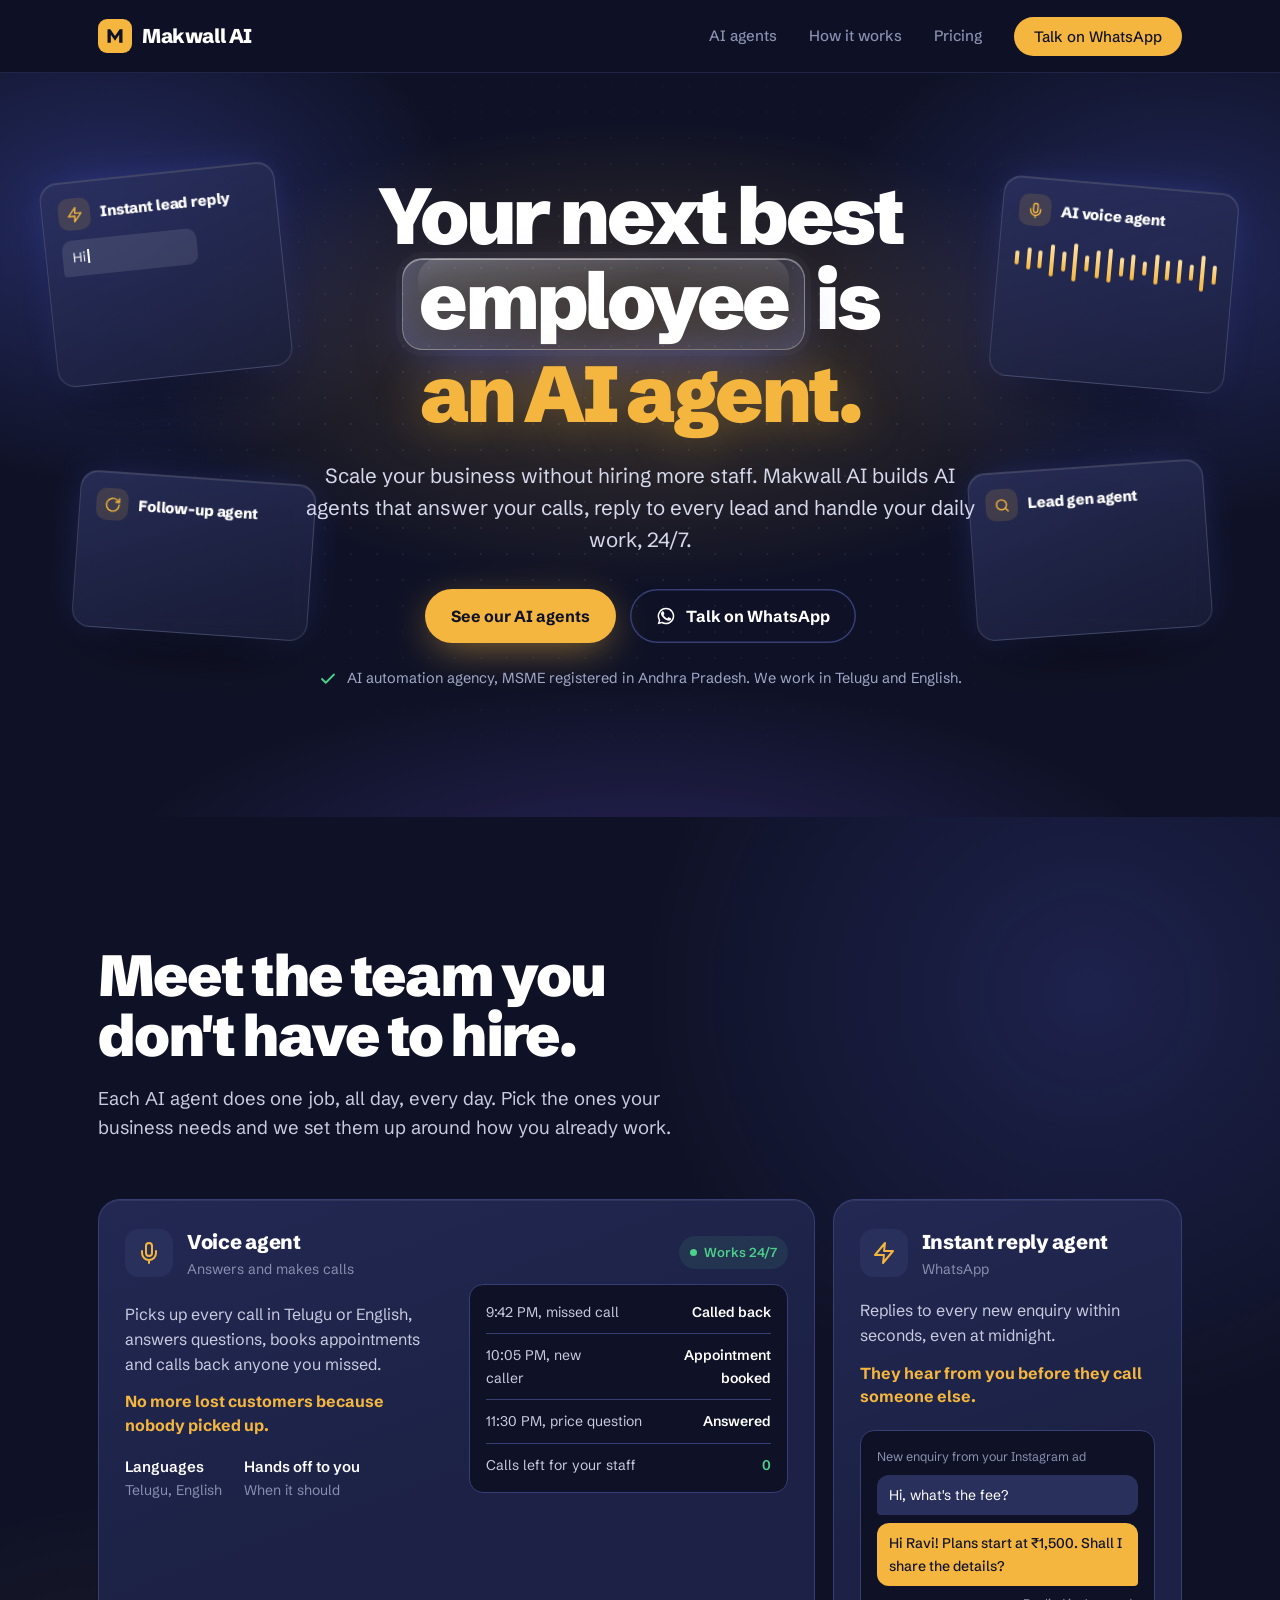
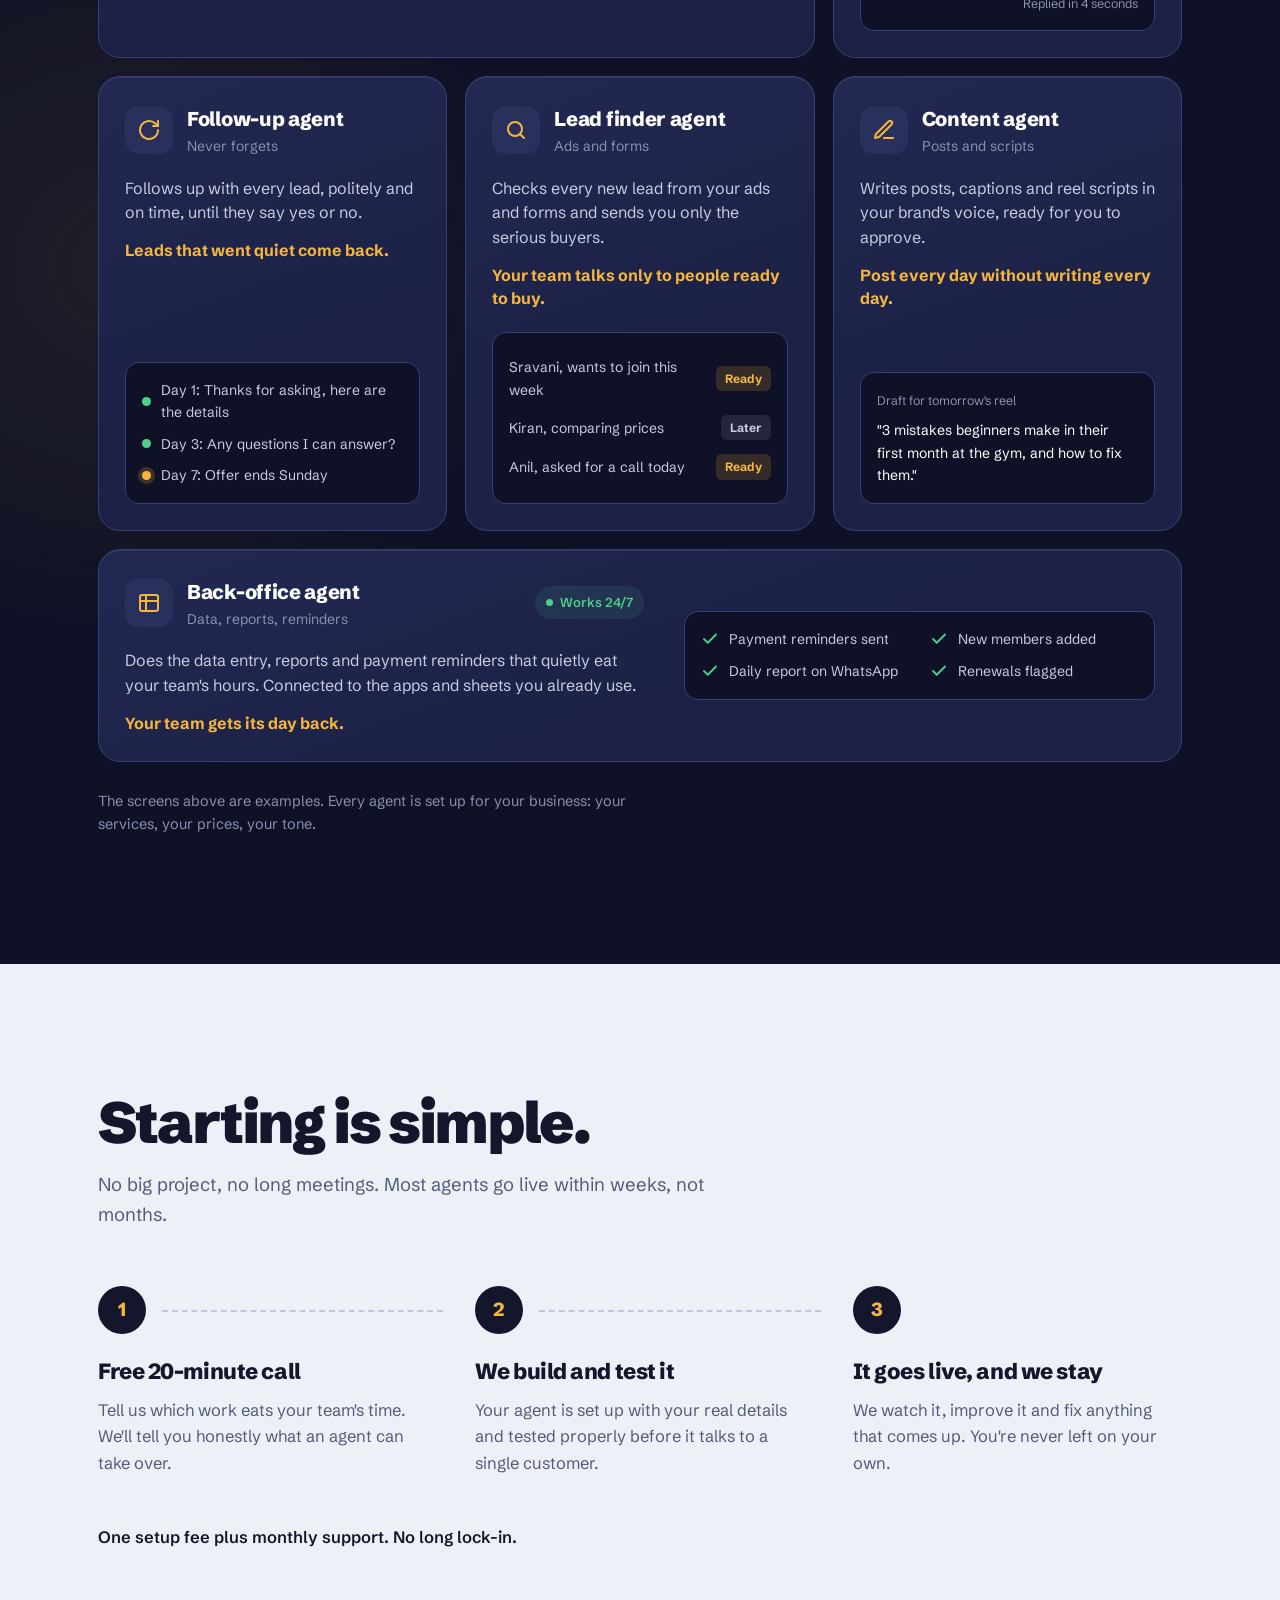
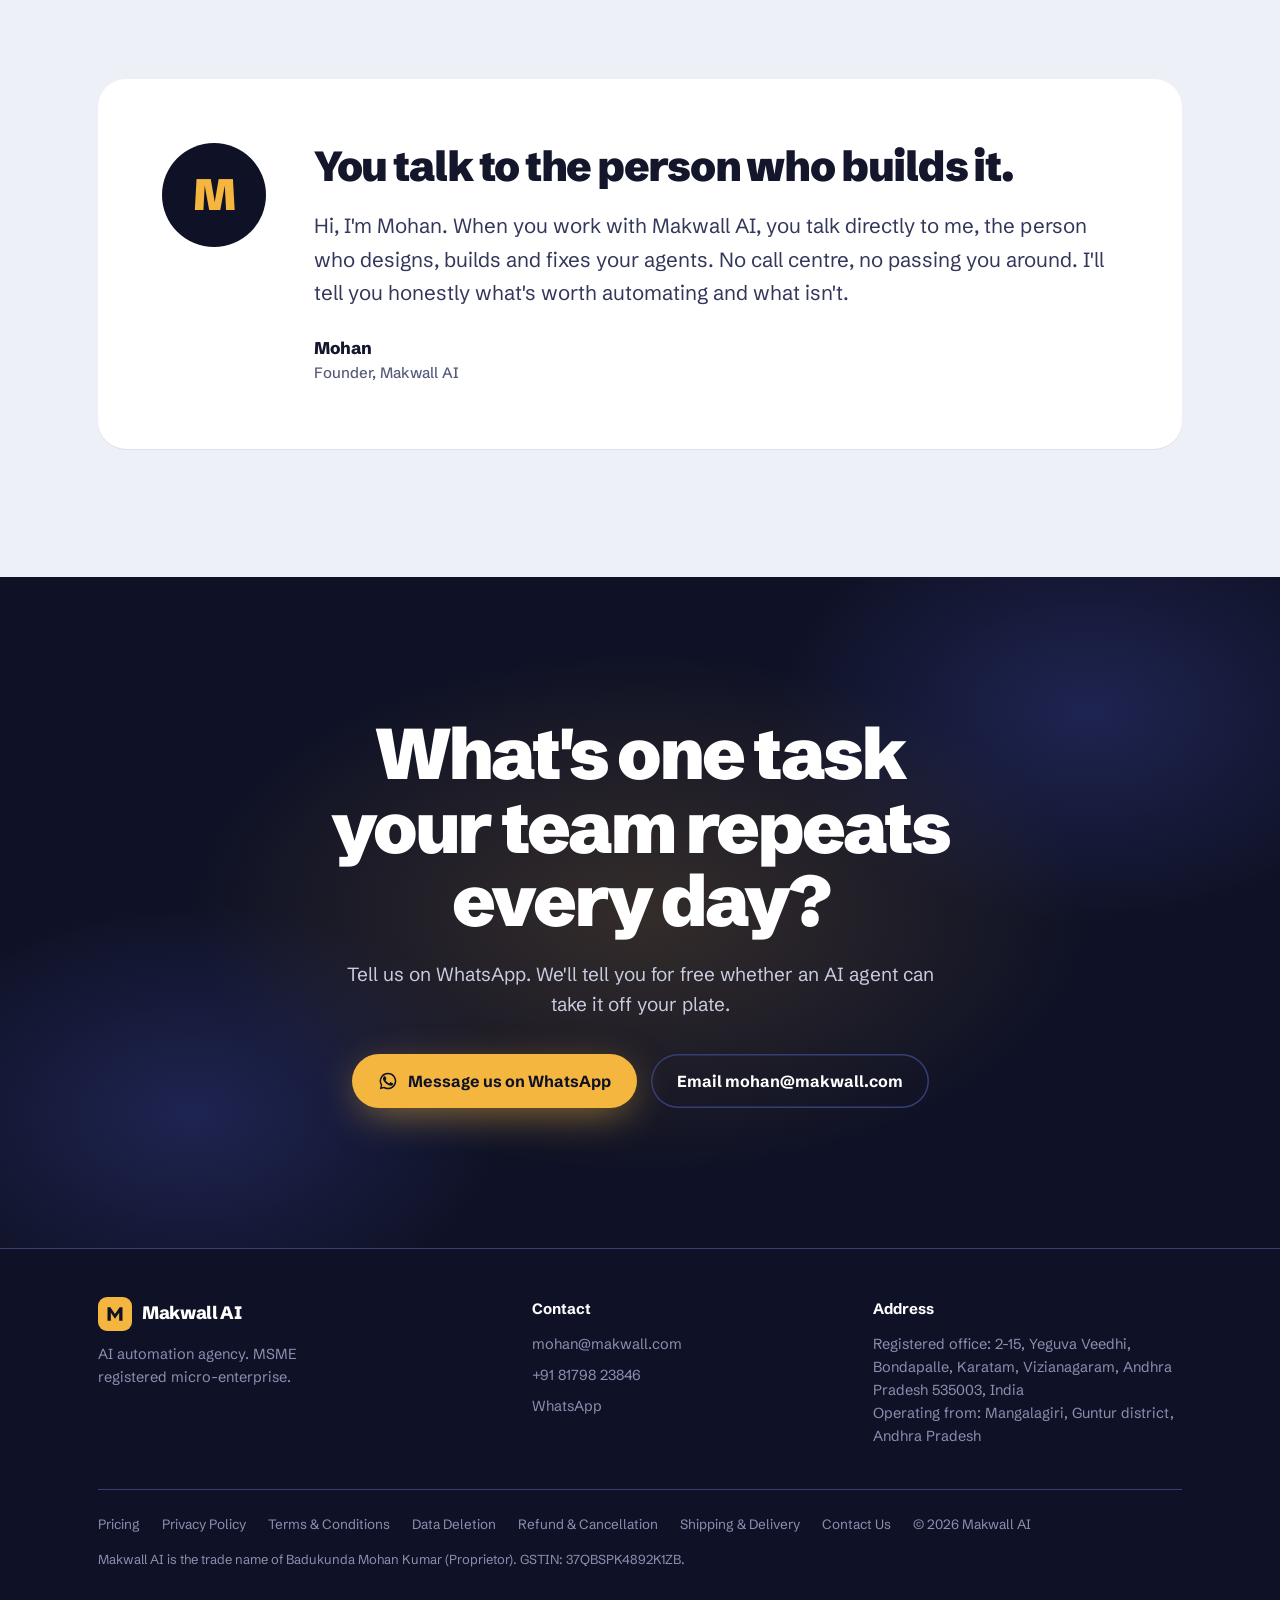
<file: index.html>
<!DOCTYPE html>
<html lang="en">
<head>
<meta charset="UTF-8">
<meta name="viewport" content="width=device-width, initial-scale=1.0">
<title>Makwall AI | AI automation agency</title>
<meta name="description" content="Makwall AI is an AI automation agency. We build AI agents that answer your calls, reply to every lead and handle your daily work, 24/7. Telugu and English.">
<meta name="theme-color" content="#0F1226">

<meta property="og:type" content="website">
<meta property="og:url" content="https://makwall.com/">
<meta property="og:title" content="Your next best employee is an AI agent | Makwall AI">
<meta property="og:description" content="AI agents that answer your calls, reply to every lead and handle your daily work, 24/7.">
<meta name="twitter:card" content="summary">

<link rel="icon" href="data:image/svg+xml,%3Csvg xmlns='http://www.w3.org/2000/svg' viewBox='0 0 64 64'%3E%3Crect width='64' height='64' rx='14' fill='%230F1226'/%3E%3Cpath d='M16 46V18h6l10 14 10-14h6v28h-7V30l-9 12-9-12v16z' fill='%23F4B63E'/%3E%3C/svg%3E">

<link rel="preconnect" href="https://fonts.googleapis.com">
<link rel="preconnect" href="https://fonts.gstatic.com" crossorigin>
<link href="https://fonts.googleapis.com/css2?family=Schibsted+Grotesk:wght@400;500;600;700;800;900&family=Noto+Sans+Telugu:wght@500;600&display=swap" rel="stylesheet">

<script type="application/ld+json">
{
  "@context": "https://schema.org",
  "@type": "ProfessionalService",
  "name": "Makwall AI",
  "url": "https://makwall.com",
  "email": "mohan@makwall.com",
  "telephone": "+91-8179823846",
  "legalName": "Badukunda Mohan Kumar",
  "taxID": "37QBSPK4892K1ZB",
  "description": "AI automation agency building AI agents, voice agents, apps and websites for businesses.",
  "address": {
    "@type": "PostalAddress",
    "streetAddress": "2-15, Yeguva Veedhi, Bondapalle, Karatam",
    "addressLocality": "Vizianagaram",
    "addressRegion": "Andhra Pradesh",
    "postalCode": "535003",
    "addressCountry": "IN"
  }
}
</script>

<link rel="stylesheet" href="site.css">
<script>document.documentElement.classList.add('js');</script>
</head>
<body>

<header class="nav">
  <div class="wrap nav-inner">
    <a href="/" class="logo" aria-label="Makwall AI home">
      <span class="logo-mark" aria-hidden="true">
        <svg viewBox="0 0 24 24" fill="#0F1226"><path d="M3 20V4h3.4l5.6 8 5.6-8H21v16h-4V10.6l-5 7-5-7V20z"/></svg>
      </span>
      Makwall AI
    </a>
    <nav class="nav-links" aria-label="Main">
      <a href="#agents">AI agents</a>
      <a href="#how">How it works</a>
      <a href="pricing.html">Pricing</a>
      <a class="btn btn-primary" href="https://wa.me/918179823846?text=Hi%20Mohan%2C%20I%20saw%20Makwall%20AI%20and%20want%20to%20know%20more." target="_blank" rel="noopener">Talk on WhatsApp</a>
    </nav>
  </div>
</header>

<main>

<section class="hero">
  <div class="hero-stage">

    <a class="float-card fc-tl" href="#agent-instant">
      <span class="fc-head"><span class="fc-icon"><svg viewBox="0 0 24 24" fill="none" stroke="currentColor" stroke-width="2" stroke-linecap="round" stroke-linejoin="round" aria-hidden="true"><path d="M13 2 3 14h9l-1 8 10-12h-9l1-8z"/></svg></span>Instant lead reply</span>
      <span class="fc-bubble" data-seq><span data-type>Hi, what's the fee?</span></span>
      <span class="fc-bubble fc-out" data-seq><span data-type>Hi Ravi! Plans start at ₹1,500.</span></span>
      <span class="fc-foot" data-seq>Replied in 4 seconds</span>
    </a>

    <a class="float-card fc-bl" href="#agent-follow">
      <span class="fc-head"><span class="fc-icon"><svg viewBox="0 0 24 24" fill="none" stroke="currentColor" stroke-width="2" stroke-linecap="round" stroke-linejoin="round" aria-hidden="true"><path d="M21 12a9 9 0 1 1-3-6.7L21 8"/><path d="M21 3v5h-5"/></svg></span>Follow-up agent</span>
      <span class="fc-step done" data-seq><span data-type>Day 1: details sent</span></span>
      <span class="fc-step done" data-seq><span data-type>Day 3: question answered</span></span>
      <span class="fc-step now" data-seq><span data-type>Day 7: lead said yes</span></span>
    </a>

    <a class="float-card fc-tr" href="#agent-voice">
      <span class="fc-head"><span class="fc-icon"><svg viewBox="0 0 24 24" fill="none" stroke="currentColor" stroke-width="2" stroke-linecap="round" stroke-linejoin="round" aria-hidden="true"><path d="M12 2a3 3 0 0 0-3 3v7a3 3 0 0 0 6 0V5a3 3 0 0 0-3-3z"/><path d="M19 10v2a7 7 0 0 1-14 0v-2M12 19v3"/></svg></span>AI voice agent</span>
      <span class="fc-wave" aria-hidden="true"><i style="height:35%"></i><i style="height:60%"></i><i style="height:45%"></i><i style="height:85%"></i><i style="height:55%"></i><i style="height:100%"></i><i style="height:40%"></i><i style="height:75%"></i><i style="height:90%"></i><i style="height:50%"></i><i style="height:70%"></i><i style="height:35%"></i><i style="height:80%"></i><i style="height:55%"></i><i style="height:65%"></i><i style="height:40%"></i><i style="height:95%"></i><i style="height:50%"></i></span>
      <span class="fc-quote" data-seq><span data-type>"Free trial undha? Tomorrow morning."</span></span>
      <span class="fc-foot fc-live" data-seq><span data-type>Trial booked, WhatsApp sent</span></span>
    </a>

    <a class="float-card fc-br" href="#agent-finder">
      <span class="fc-head"><span class="fc-icon"><svg viewBox="0 0 24 24" fill="none" stroke="currentColor" stroke-width="2" stroke-linecap="round" stroke-linejoin="round" aria-hidden="true"><circle cx="11" cy="11" r="7"/><path d="m20 20-3.5-3.5"/></svg></span>Lead gen agent</span>
      <span class="fc-row" data-seq><span data-type>Sravani</span><b data-pop>Ready to buy</b></span>
      <span class="fc-row" data-seq><span data-type>Anil</span><b data-pop>Wants a call</b></span>
      <span class="fc-row" data-seq><span data-type>Kiran</span><em data-pop>Later</em></span>
    </a>

    <div class="hero-center">
      <h1><span class="h-line intro" style="--d:0ms">Your next best</span> <span class="h-line intro" style="--d:140ms"><span class="glass">employee</span> is</span> <span class="ai-line intro" style="--d:280ms">an AI agent.</span></h1>
      <p class="hero-sub intro" style="--d:520ms">Scale your business without hiring more staff. Makwall AI builds AI agents that answer your calls, reply to every lead and handle your daily work, 24/7.</p>
      <div class="hero-ctas intro" style="--d:640ms">
        <a class="btn btn-primary" href="#agents">See our AI agents</a>
        <a class="btn btn-ghost" href="https://wa.me/918179823846?text=Hi%20Mohan%2C%20I%20saw%20Makwall%20AI%20and%20want%20to%20know%20more." target="_blank" rel="noopener">
          <svg viewBox="0 0 24 24" fill="currentColor" aria-hidden="true"><path d="M17.5 14.4c-.3-.1-1.8-.9-2-1-.3-.1-.5-.1-.7.1-.2.3-.8 1-.9 1.2-.2.2-.3.2-.6.1-.3-.1-1.3-.5-2.4-1.5-.9-.8-1.5-1.8-1.7-2.1-.2-.3 0-.5.1-.6l.4-.5c.2-.2.2-.3.3-.5.1-.2 0-.4 0-.5l-.9-2.2c-.2-.6-.5-.5-.7-.5h-.6c-.2 0-.5.1-.8.4-.3.3-1 1-1 2.5s1.1 2.9 1.2 3.1c.1.2 2.1 3.2 5.1 4.5.7.3 1.3.5 1.7.6.7.2 1.4.2 1.9.1.6-.1 1.8-.7 2-1.4.2-.7.2-1.3.2-1.4-.1-.1-.3-.2-.6-.3zM12 2a10 10 0 0 0-8.6 15.1L2 22l5-1.3A10 10 0 1 0 12 2zm0 18.2c-1.5 0-3-.4-4.3-1.2l-.3-.2-3 .8.8-2.9-.2-.3A8.2 8.2 0 1 1 12 20.2z"/></svg>
          Talk on WhatsApp
        </a>
      </div>
      <p class="hero-trust intro" style="--d:760ms">
        <svg viewBox="0 0 24 24" fill="none" stroke="currentColor" stroke-width="2.4" stroke-linecap="round" stroke-linejoin="round" aria-hidden="true"><path d="M20 6 9 17l-5-5"/></svg>
        AI automation agency, MSME registered in Andhra Pradesh. We work in Telugu and English.
      </p>
    </div>

  </div>
</section>

<section class="team" id="agents">
  <div class="wrap">
    <div class="section-head">
      <h2>Meet the team you don't have to hire.</h2>
      <p>Each AI agent does one job, all day, every day. Pick the ones your business needs and we set them up around how you already work.</p>
    </div>

    <div class="team-grid">

      <article class="staff agent agent-voice" id="agent-voice">
        <div class="staff-head">
          <div class="avatar" aria-hidden="true">
            <svg viewBox="0 0 24 24" fill="none" stroke="currentColor" stroke-width="2" stroke-linecap="round" stroke-linejoin="round"><path d="M12 2a3 3 0 0 0-3 3v7a3 3 0 0 0 6 0V5a3 3 0 0 0-3-3z"/><path d="M19 10v2a7 7 0 0 1-14 0v-2M12 19v3"/></svg>
          </div>
          <div>
            <h3>Voice agent</h3>
            <div class="staff-role">Answers and makes calls</div>
          </div>
          <span class="status">Works 24/7</span>
        </div>
        <div class="voice-layout">
          <div>
            <p class="agent-does">Picks up every call in Telugu or English, answers questions, books appointments and calls back anyone you missed.</p>
            <p class="agent-result">No more lost customers because nobody picked up.</p>
            <div class="shift">
              <div><b>Languages</b>Telugu, English</div>
              <div><b>Hands off to you</b>When it should</div>
            </div>
          </div>
          <div class="demo">
            <div class="log-row"><span>9:42 PM, missed call</span><span>Called back</span></div>
            <div class="log-row"><span>10:05 PM, new caller</span><span>Appointment booked</span></div>
            <div class="log-row"><span>11:30 PM, price question</span><span>Answered</span></div>
            <div class="log-row"><span>Calls left for your staff</span><span class="ok">0</span></div>
          </div>
        </div>
      </article>

      <article class="staff agent agent-instant" id="agent-instant">
        <div class="agent-body">
          <div class="staff-head">
            <div class="avatar" aria-hidden="true">
              <svg viewBox="0 0 24 24" fill="none" stroke="currentColor" stroke-width="2" stroke-linecap="round" stroke-linejoin="round"><path d="M13 2 3 14h9l-1 8 10-12h-9l1-8z"/></svg>
            </div>
            <div>
              <h3>Instant reply agent</h3>
              <div class="staff-role">WhatsApp</div>
            </div>
          </div>
          <p class="agent-does">Replies to every new enquiry within seconds, even at midnight.</p>
          <p class="agent-result">They hear from you before they call someone else.</p>
        </div>
        <div class="demo stack">
          <span class="tiny">New enquiry from your Instagram ad</span>
          <span class="bubble">Hi, what's the fee?</span>
          <span class="bubble out">Hi Ravi! Plans start at ₹1,500. Shall I share the details?</span>
          <span class="tiny" style="align-self:flex-end">Replied in 4 seconds</span>
        </div>
      </article>

      <article class="staff agent agent-follow" id="agent-follow">
        <div class="agent-body">
          <div class="staff-head">
            <div class="avatar" aria-hidden="true">
              <svg viewBox="0 0 24 24" fill="none" stroke="currentColor" stroke-width="2" stroke-linecap="round" stroke-linejoin="round"><path d="M21 12a9 9 0 1 1-3-6.7L21 8"/><path d="M21 3v5h-5"/></svg>
            </div>
            <div>
              <h3>Follow-up agent</h3>
              <div class="staff-role">Never forgets</div>
            </div>
          </div>
          <p class="agent-does">Follows up with every lead, politely and on time, until they say yes or no.</p>
          <p class="agent-result">Leads that went quiet come back.</p>
        </div>
        <div class="demo steps-mini">
          <div><span class="dot done"></span>Day 1: Thanks for asking, here are the details</div>
          <div><span class="dot done"></span>Day 3: Any questions I can answer?</div>
          <div><span class="dot now"></span>Day 7: Offer ends Sunday</div>
        </div>
      </article>

      <article class="staff agent agent-finder" id="agent-finder">
        <div class="agent-body">
          <div class="staff-head">
            <div class="avatar" aria-hidden="true">
              <svg viewBox="0 0 24 24" fill="none" stroke="currentColor" stroke-width="2" stroke-linecap="round" stroke-linejoin="round"><circle cx="11" cy="11" r="7"/><path d="m20 20-3.5-3.5"/></svg>
            </div>
            <div>
              <h3>Lead finder agent</h3>
              <div class="staff-role">Ads and forms</div>
            </div>
          </div>
          <p class="agent-does">Checks every new lead from your ads and forms and sends you only the serious buyers.</p>
          <p class="agent-result">Your team talks only to people ready to buy.</p>
        </div>
        <div class="demo">
          <div class="lead"><span>Sravani, wants to join this week</span><span class="tag hot">Ready</span></div>
          <div class="lead"><span>Kiran, comparing prices</span><span class="tag warm">Later</span></div>
          <div class="lead"><span>Anil, asked for a call today</span><span class="tag hot">Ready</span></div>
        </div>
      </article>

      <article class="staff agent agent-content" id="agent-content">
        <div class="agent-body">
          <div class="staff-head">
            <div class="avatar" aria-hidden="true">
              <svg viewBox="0 0 24 24" fill="none" stroke="currentColor" stroke-width="2" stroke-linecap="round" stroke-linejoin="round"><path d="M12 20h9"/><path d="M16.5 3.5a2.1 2.1 0 0 1 3 3L7 19l-4 1 1-4z"/></svg>
            </div>
            <div>
              <h3>Content agent</h3>
              <div class="staff-role">Posts and scripts</div>
            </div>
          </div>
          <p class="agent-does">Writes posts, captions and reel scripts in your brand's voice, ready for you to approve.</p>
          <p class="agent-result">Post every day without writing every day.</p>
        </div>
        <div class="demo">
          <span class="tiny">Draft for tomorrow's reel</span>
          <p style="margin-top:8px;color:var(--white)">"3 mistakes beginners make in their first month at the gym, and how to fix them."</p>
        </div>
      </article>

      <article class="staff agent agent-ops" id="agent-ops">
        <div class="ops-layout">
          <div>
            <div class="staff-head">
              <div class="avatar" aria-hidden="true">
                <svg viewBox="0 0 24 24" fill="none" stroke="currentColor" stroke-width="2" stroke-linecap="round" stroke-linejoin="round"><rect x="3" y="4" width="18" height="16" rx="2"/><path d="M3 10h18M9 4v16"/></svg>
              </div>
              <div>
                <h3>Back-office agent</h3>
                <div class="staff-role">Data, reports, reminders</div>
              </div>
              <span class="status">Works 24/7</span>
            </div>
            <p class="agent-does">Does the data entry, reports and payment reminders that quietly eat your team's hours. Connected to the apps and sheets you already use.</p>
            <p class="agent-result">Your team gets its day back.</p>
          </div>
          <div class="demo checks">
            <div class="check"><svg viewBox="0 0 24 24" fill="none" stroke="currentColor" stroke-width="2.4" stroke-linecap="round" stroke-linejoin="round" aria-hidden="true"><path d="M20 6 9 17l-5-5"/></svg>Payment reminders sent</div>
            <div class="check"><svg viewBox="0 0 24 24" fill="none" stroke="currentColor" stroke-width="2.4" stroke-linecap="round" stroke-linejoin="round" aria-hidden="true"><path d="M20 6 9 17l-5-5"/></svg>New members added</div>
            <div class="check"><svg viewBox="0 0 24 24" fill="none" stroke="currentColor" stroke-width="2.4" stroke-linecap="round" stroke-linejoin="round" aria-hidden="true"><path d="M20 6 9 17l-5-5"/></svg>Daily report on WhatsApp</div>
            <div class="check"><svg viewBox="0 0 24 24" fill="none" stroke="currentColor" stroke-width="2.4" stroke-linecap="round" stroke-linejoin="round" aria-hidden="true"><path d="M20 6 9 17l-5-5"/></svg>Renewals flagged</div>
          </div>
        </div>
      </article>

    </div>
    <p class="team-note">The screens above are examples. Every agent is set up for your business: your services, your prices, your tone.</p>
  </div>
</section>

<section class="how" id="how">
  <div class="wrap">
    <div class="section-head">
      <h2>Starting is simple.</h2>
      <p>No big project, no long meetings. Most agents go live within weeks, not months.</p>
    </div>
    <div class="how-steps">
      <div class="how-step">
        <h3>Free 20-minute call</h3>
        <p>Tell us which work eats your team's time. We'll tell you honestly what an agent can take over.</p>
      </div>
      <div class="how-step">
        <h3>We build and test it</h3>
        <p>Your agent is set up with your real details and tested properly before it talks to a single customer.</p>
      </div>
      <div class="how-step">
        <h3>It goes live, and we stay</h3>
        <p>We watch it, improve it and fix anything that comes up. You're never left on your own.</p>
      </div>
    </div>
    <p class="how-foot">One setup fee plus monthly support. No long lock-in.</p>
  </div>
</section>

<section class="note" aria-labelledby="note-title">
  <div class="wrap">
    <div class="note-card">
      <div class="monogram" aria-hidden="true">M</div>
      <div>
        <h2 id="note-title">You talk to the person who builds it.</h2>
        <blockquote>
          Hi, I'm Mohan. When you work with Makwall AI, you talk directly to me, the person who designs, builds and fixes your agents. No call centre, no passing you around. I'll tell you honestly what's worth automating and what isn't.
        </blockquote>
        <p class="sign">Mohan<span>Founder, Makwall AI</span></p>
      </div>
    </div>
  </div>
</section>

<section class="final" id="contact">
  <div class="wrap">
    <h2>What's one task your team repeats every day?</h2>
    <p>Tell us on WhatsApp. We'll tell you for free whether an AI agent can take it off your plate.</p>
    <div class="hero-ctas">
      <a class="btn btn-primary" href="https://wa.me/918179823846?text=Hi%20Mohan%2C%20one%20task%20my%20team%20repeats%20every%20day%20is%3A%20" target="_blank" rel="noopener">
        <svg viewBox="0 0 24 24" fill="currentColor" aria-hidden="true"><path d="M17.5 14.4c-.3-.1-1.8-.9-2-1-.3-.1-.5-.1-.7.1-.2.3-.8 1-.9 1.2-.2.2-.3.2-.6.1-.3-.1-1.3-.5-2.4-1.5-.9-.8-1.5-1.8-1.7-2.1-.2-.3 0-.5.1-.6l.4-.5c.2-.2.2-.3.3-.5.1-.2 0-.4 0-.5l-.9-2.2c-.2-.6-.5-.5-.7-.5h-.6c-.2 0-.5.1-.8.4-.3.3-1 1-1 2.5s1.1 2.9 1.2 3.1c.1.2 2.1 3.2 5.1 4.5.7.3 1.3.5 1.7.6.7.2 1.4.2 1.9.1.6-.1 1.8-.7 2-1.4.2-.7.2-1.3.2-1.4-.1-.1-.3-.2-.6-.3zM12 2a10 10 0 0 0-8.6 15.1L2 22l5-1.3A10 10 0 1 0 12 2zm0 18.2c-1.5 0-3-.4-4.3-1.2l-.3-.2-3 .8.8-2.9-.2-.3A8.2 8.2 0 1 1 12 20.2z"/></svg>
        Message us on WhatsApp
      </a>
      <a class="btn btn-ghost" href="mailto:mohan@makwall.com">Email mohan@makwall.com</a>
    </div>
  </div>
</section>

</main>

<footer class="footer">
  <div class="wrap">
    <div class="footer-grid">
      <div>
        <a href="/" class="logo">
          <span class="logo-mark" aria-hidden="true">
            <svg viewBox="0 0 24 24" fill="#0F1226"><path d="M3 20V4h3.4l5.6 8 5.6-8H21v16h-4V10.6l-5 7-5-7V20z"/></svg>
          </span>
          Makwall AI
        </a>
        <p class="footer-tag">AI automation agency. MSME registered micro-enterprise.</p>
      </div>
      <div>
        <h4>Contact</h4>
        <ul>
          <li><a href="mailto:mohan@makwall.com">mohan@makwall.com</a></li>
          <li><a href="tel:+918179823846">+91 81798 23846</a></li>
          <li><a href="https://wa.me/918179823846" target="_blank" rel="noopener">WhatsApp</a></li>
        </ul>
      </div>
      <div>
        <h4>Address</h4>
        <address>Registered office: 2-15, Yeguva Veedhi, Bondapalle, Karatam, Vizianagaram, Andhra Pradesh 535003, India<br>Operating from: Mangalagiri, Guntur district, Andhra Pradesh</address>
      </div>
    </div>
    <div class="footer-bottom">
      <ul style="flex-direction:row;flex-wrap:wrap;gap:8px 22px">
        <li><a href="pricing.html">Pricing</a></li>
        <li><a href="privacy-policy.html">Privacy Policy</a></li>
        <li><a href="terms-and-conditions.html">Terms &amp; Conditions</a></li>
        <li><a href="data-deletion.html">Data Deletion</a></li>
        <li><a href="refund-policy.html">Refund &amp; Cancellation</a></li>
        <li><a href="shipping-policy.html">Shipping &amp; Delivery</a></li>
        <li><a href="contact.html">Contact Us</a></li>
        <li>© <span id="year">2026</span> Makwall AI</li>
      </ul>
      <p class="footer-legal">Makwall AI is the trade name of Badukunda Mohan Kumar (Proprietor). GSTIN: 37QBSPK4892K1ZB.</p>
    </div>
  </div>
</footer>

<script>
  document.getElementById('year').textContent = new Date().getFullYear();

  (function () {
    var cards = Array.prototype.slice.call(document.querySelectorAll('.float-card'));

    // 1. Intro: the headline and the rest of the hero rise in
    // wait two frames so the browser paints the starting state first
    void document.body.offsetWidth;
    requestAnimationFrame(function () {
      requestAnimationFrame(function () {
        setTimeout(function () { document.documentElement.classList.add('intro-go'); }, 60);
      });
    });

    // 2. Cards float in after the headline lands
    cards.forEach(function (c, i) {
      setTimeout(function () { c.classList.add('show'); }, 900 + i * 160);
    });

    // 3. Each card types its story, holds, clears and types again, forever
    function sleep(ms) { return new Promise(function (r) { setTimeout(r, ms); }); }

    function prepare(card) {
      card.querySelectorAll('[data-type]').forEach(function (el) {
        var full = el.textContent;
        el.setAttribute('aria-label', full);
        el.innerHTML = '<span class="tw-ghost" aria-hidden="true"></span><span class="tw-live" aria-hidden="true"></span>';
        el.firstChild.textContent = full;
        el._full = full;
        el._live = el.lastChild;
      });
    }

    function reset(card) {
      card.querySelectorAll('[data-seq]').forEach(function (el) { el.classList.remove('on'); });
      card.querySelectorAll('[data-pop]').forEach(function (el) { el.classList.remove('on'); });
      card.querySelectorAll('[data-type]').forEach(function (el) { el._live.textContent = ''; el._live.classList.remove('caret'); });
    }

    async function typeInto(el) {
      var live = el._live, full = el._full;
      live.classList.add('caret');
      for (var i = 1; i <= full.length; i++) {
        while (!card_visible(el)) await sleep(400);
        live.textContent = full.slice(0, i);
        await sleep(full.charAt(i - 1) === ' ' ? 45 : 28 + Math.random() * 30);
      }
      live.classList.remove('caret');
    }

    function card_visible(el) {
      var c = el.closest('.float-card');
      return c && c._visible && !document.hidden;
    }

    async function run(card, startDelay) {
      prepare(card);
      reset(card);
      await sleep(startDelay);
      while (true) {
        var steps = card.querySelectorAll('[data-seq]');
        for (var i = 0; i < steps.length; i++) {
          var step = steps[i];
          step.classList.add('on');
          var t = step.hasAttribute('data-type') ? step : step.querySelector('[data-type]');
          if (t) await typeInto(t);
          var pop = step.querySelector('[data-pop]');
          if (pop) { await sleep(150); pop.classList.add('on'); }
          await sleep(380);
        }
        await sleep(2600);            // hold the finished story
        card.classList.add('clearing');
        await sleep(350);
        reset(card);
        card.classList.remove('clearing');
        await sleep(600);             // short pause, then type again
      }
    }

    // Only animate cards that are on screen
    var io = 'IntersectionObserver' in window ? new IntersectionObserver(function (entries) {
      entries.forEach(function (e) { e.target._visible = e.isIntersecting; });
    }) : null;
    cards.forEach(function (c, i) {
      c._visible = true;
      if (io) io.observe(c);
      run(c, 1500 + i * 700);
    });
  })();
</script>
</body>
</html>
</file>
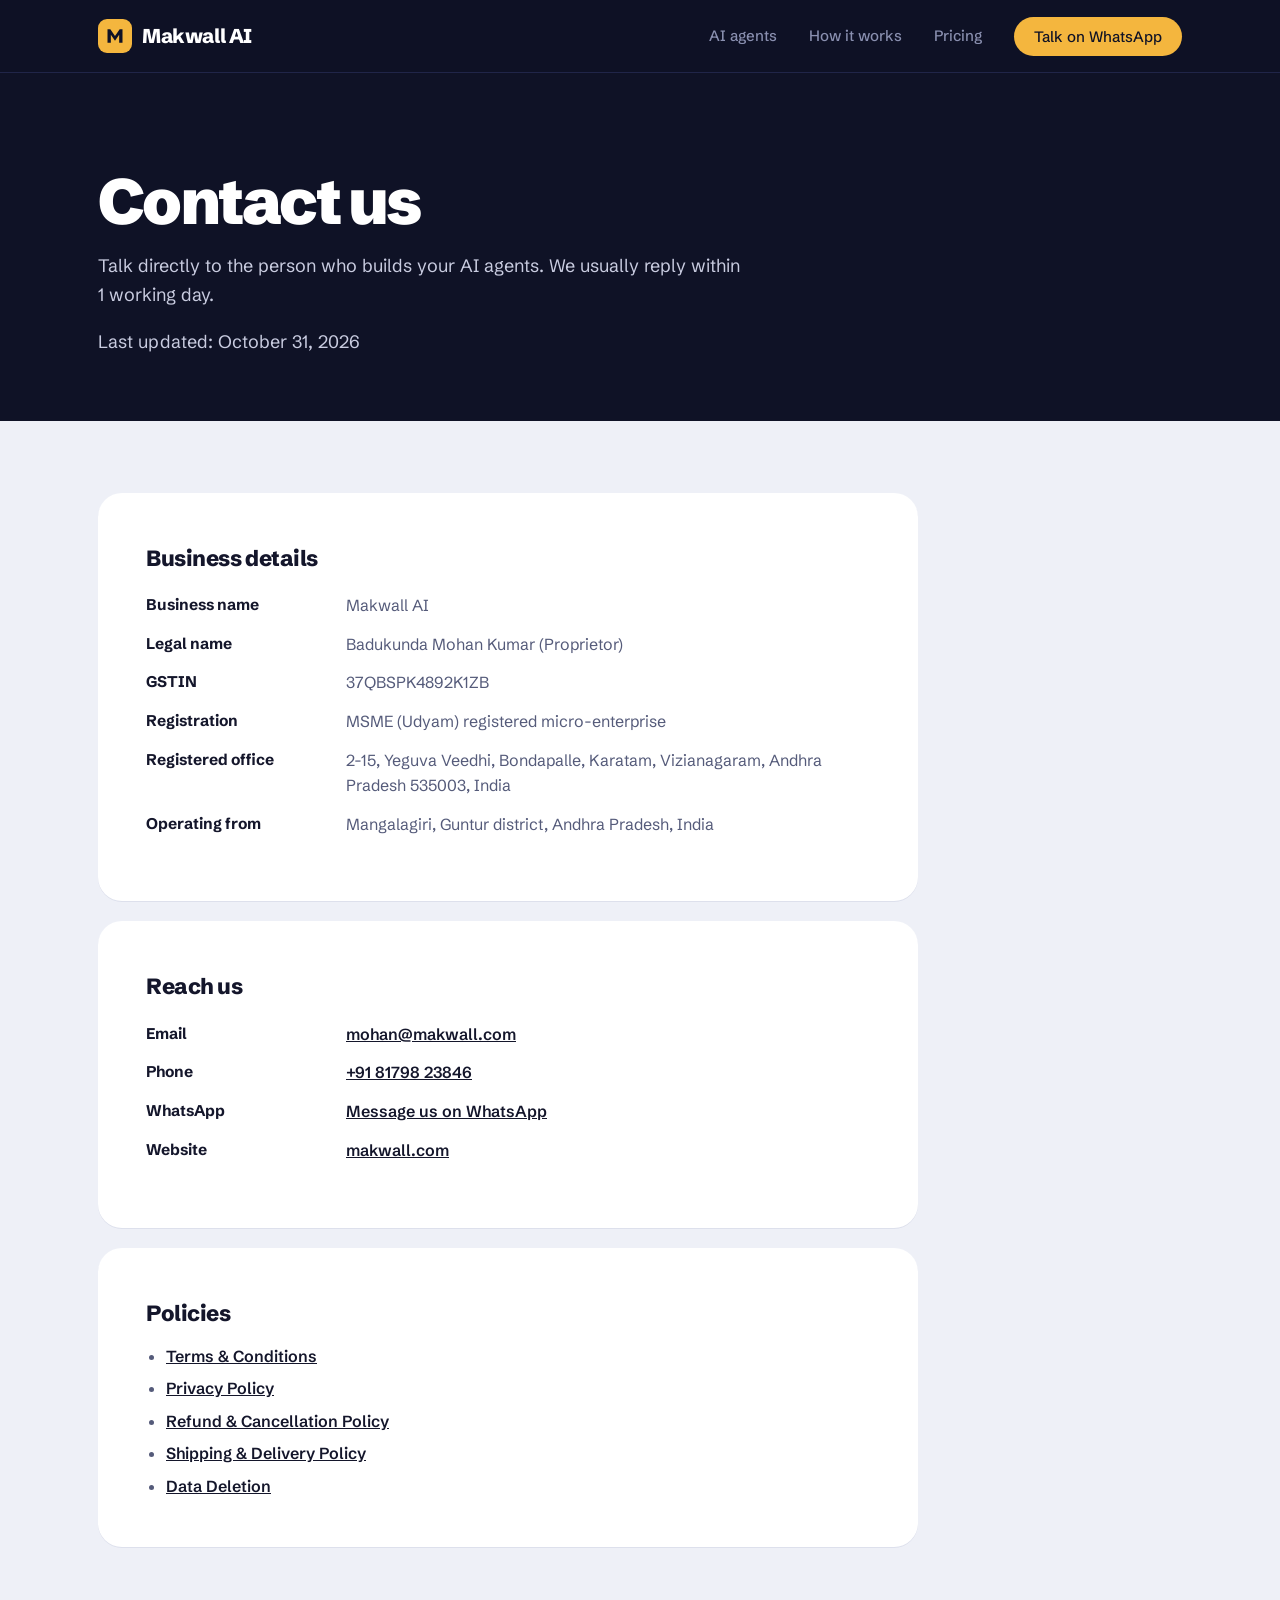
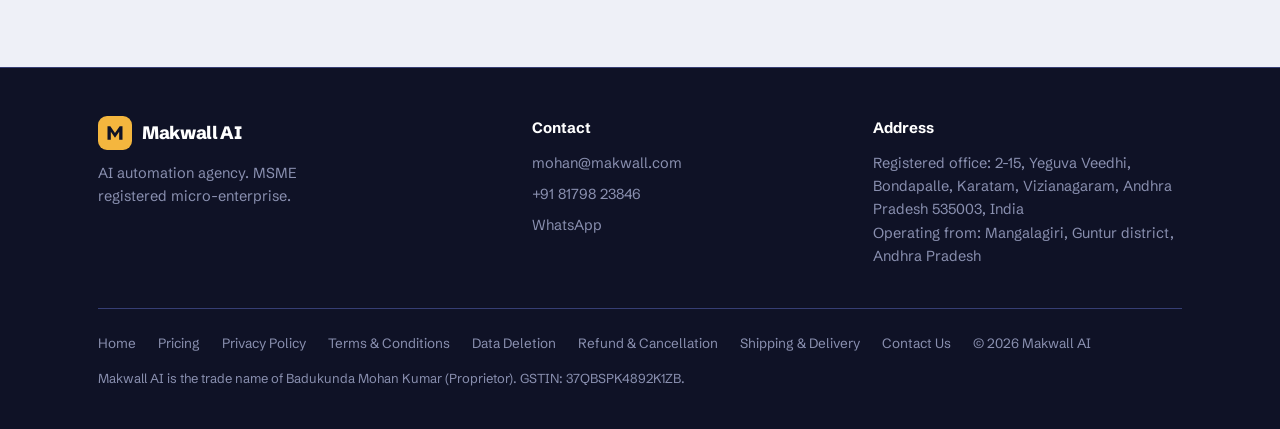
<file: contact.html>
<!DOCTYPE html>
<html lang="en">
<head>
<meta charset="UTF-8">
<meta name="viewport" content="width=device-width, initial-scale=1.0">
<title>Contact Us | Makwall AI</title>
<meta name="description" content="Contact Makwall AI: email, phone, WhatsApp, registered address and business details.">
<meta name="theme-color" content="#0F1226">
<link rel="icon" href="data:image/svg+xml,%3Csvg xmlns='http://www.w3.org/2000/svg' viewBox='0 0 64 64'%3E%3Crect width='64' height='64' rx='14' fill='%230F1226'/%3E%3Cpath d='M16 46V18h6l10 14 10-14h6v28h-7V30l-9 12-9-12v16z' fill='%23F4B63E'/%3E%3C/svg%3E">
<link rel="preconnect" href="https://fonts.googleapis.com">
<link rel="preconnect" href="https://fonts.gstatic.com" crossorigin>
<link href="https://fonts.googleapis.com/css2?family=Schibsted+Grotesk:wght@400;500;600;700;800;900&display=swap" rel="stylesheet">
<link rel="stylesheet" href="site.css">
<style>
  .p-hero { color: var(--white); padding: clamp(56px, 8vw, 96px) 0 clamp(40px, 5vw, 64px); }
  .p-hero h1 { font-size: clamp(36px, 5.5vw, 64px); line-height: 1.02; letter-spacing: -.04em; font-weight: 900; max-width: 16ch; text-wrap: balance; }
  .p-hero p { margin-top: 18px; font-size: 18px; color: #C9CCE0; max-width: 36em; }
  .doc { background: var(--mist); padding: clamp(40px, 6vw, 72px) 0 clamp(72px, 10vw, 120px); }
  .doc-card { background: var(--white); border-radius: 24px; padding: clamp(26px, 4vw, 48px); box-shadow: 0 1px 0 #DDE0EC; max-width: 820px; }
  .doc-card + .doc-card { margin-top: 20px; }
  .doc-card h2 { font-size: 22px; font-weight: 800; letter-spacing: -.02em; margin: 0 0 12px; }
  .doc-card h2:not(:first-child) { margin-top: 32px; }
  .doc-card p, .doc-card li { color: var(--slate-dark); font-size: 16px; line-height: 1.65; }
  .doc-card p + p { margin-top: 10px; }
  .doc-card ul { margin: 10px 0 0; padding-left: 20px; display: flex; flex-direction: column; gap: 6px; }
  .doc-card a { color: var(--ink); font-weight: 600; }
  .doc-card b { color: var(--ink); }
  .updated { margin-top: 14px; font-size: 14px; color: var(--slate); }
  .kv { display: grid; grid-template-columns: 180px 1fr; gap: 14px 20px; }
  .kv dt { font-weight: 700; color: var(--ink); font-size: 15.5px; }
  .kv dd { margin: 0; color: var(--slate-dark); font-size: 16px; line-height: 1.55; }
  @media (max-width: 640px) { .kv { grid-template-columns: 1fr; gap: 4px; } .kv dd { margin-bottom: 12px; } }
</style>
</head>
<body>

<header class="nav">
  <div class="wrap nav-inner">
    <a href="/" class="logo" aria-label="Makwall AI home">
      <span class="logo-mark" aria-hidden="true">
        <svg viewBox="0 0 24 24" fill="#0F1226"><path d="M3 20V4h3.4l5.6 8 5.6-8H21v16h-4V10.6l-5 7-5-7V20z"/></svg>
      </span>
      Makwall AI
    </a>
    <nav class="nav-links" aria-label="Main">
      <a href="/#agents">AI agents</a>
      <a href="/#how">How it works</a>
      <a href="pricing.html">Pricing</a>
      <a class="btn btn-primary" href="https://wa.me/918179823846?text=Hi%20Mohan%2C%20I%20saw%20Makwall%20AI%20and%20want%20to%20know%20more." target="_blank" rel="noopener">Talk on WhatsApp</a>
    </nav>
  </div>
</header>

<main>
  <section class="p-hero">
    <div class="wrap">
      <h1>Contact us</h1>
      <p>Talk directly to the person who builds your AI agents. We usually reply within 1 working day.</p>
      <p class="updated">Last updated: October 31, 2026</p>
    </div>
  </section>

  <section class="doc">
    <div class="wrap">
      <div class="doc-card">
        <h2>Business details</h2>
        <dl class="kv">
          <dt>Business name</dt><dd>Makwall AI</dd>
          <dt>Legal name</dt><dd>Badukunda Mohan Kumar (Proprietor)</dd>
          <dt>GSTIN</dt><dd>37QBSPK4892K1ZB</dd>
          <dt>Registration</dt><dd>MSME (Udyam) registered micro-enterprise</dd>
          <dt>Registered office</dt><dd>2-15, Yeguva Veedhi, Bondapalle, Karatam, Vizianagaram, Andhra Pradesh 535003, India</dd>
          <dt>Operating from</dt><dd>Mangalagiri, Guntur district, Andhra Pradesh, India</dd>
        </dl>
      </div>
      <div class="doc-card">
        <h2>Reach us</h2>
        <dl class="kv">
          <dt>Email</dt><dd><a href="mailto:mohan@makwall.com">mohan@makwall.com</a></dd>
          <dt>Phone</dt><dd><a href="tel:+918179823846">+91 81798 23846</a></dd>
          <dt>WhatsApp</dt><dd><a href="https://wa.me/918179823846?text=Hi%20Mohan%2C%20I%20saw%20Makwall%20AI%20and%20want%20to%20know%20more." target="_blank" rel="noopener">Message us on WhatsApp</a></dd>
          <dt>Website</dt><dd><a href="https://makwall.com">makwall.com</a></dd>
        </dl>
      </div>
      <div class="doc-card">
        <h2>Policies</h2>
        <ul>
          <li><a href="terms-and-conditions.html">Terms &amp; Conditions</a></li>
          <li><a href="privacy-policy.html">Privacy Policy</a></li>
          <li><a href="refund-policy.html">Refund &amp; Cancellation Policy</a></li>
          <li><a href="shipping-policy.html">Shipping &amp; Delivery Policy</a></li>
          <li><a href="data-deletion.html">Data Deletion</a></li>
        </ul>
      </div>
    </div>
  </section>
</main>

<footer class="footer">
  <div class="wrap">
    <div class="footer-grid">
      <div>
        <a href="/" class="logo">
          <span class="logo-mark" aria-hidden="true">
            <svg viewBox="0 0 24 24" fill="#0F1226"><path d="M3 20V4h3.4l5.6 8 5.6-8H21v16h-4V10.6l-5 7-5-7V20z"/></svg>
          </span>
          Makwall AI
        </a>
        <p class="footer-tag">AI automation agency. MSME registered micro-enterprise.</p>
      </div>
      <div>
        <h4>Contact</h4>
        <ul>
          <li><a href="mailto:mohan@makwall.com">mohan@makwall.com</a></li>
          <li><a href="tel:+918179823846">+91 81798 23846</a></li>
          <li><a href="https://wa.me/918179823846" target="_blank" rel="noopener">WhatsApp</a></li>
        </ul>
      </div>
      <div>
        <h4>Address</h4>
        <address>Registered office: 2-15, Yeguva Veedhi, Bondapalle, Karatam, Vizianagaram, Andhra Pradesh 535003, India<br>Operating from: Mangalagiri, Guntur district, Andhra Pradesh</address>
      </div>
    </div>
    <div class="footer-bottom">
      <ul style="flex-direction:row;flex-wrap:wrap;gap:8px 22px">
        <li><a href="/">Home</a></li>
        <li><a href="pricing.html">Pricing</a></li>
        <li><a href="privacy-policy.html">Privacy Policy</a></li>
        <li><a href="terms-and-conditions.html">Terms &amp; Conditions</a></li>
        <li><a href="data-deletion.html">Data Deletion</a></li>
        <li><a href="refund-policy.html">Refund &amp; Cancellation</a></li>
        <li><a href="shipping-policy.html">Shipping &amp; Delivery</a></li>
        <li><a href="contact.html">Contact Us</a></li>
        <li>© <span id="year">2026</span> Makwall AI</li>
      </ul>
      <p class="footer-legal">Makwall AI is the trade name of Badukunda Mohan Kumar (Proprietor). GSTIN: 37QBSPK4892K1ZB.</p>
    </div>
  </div>
</footer>

<script>document.getElementById('year').textContent = new Date().getFullYear();</script>
</body>
</html>
</file>
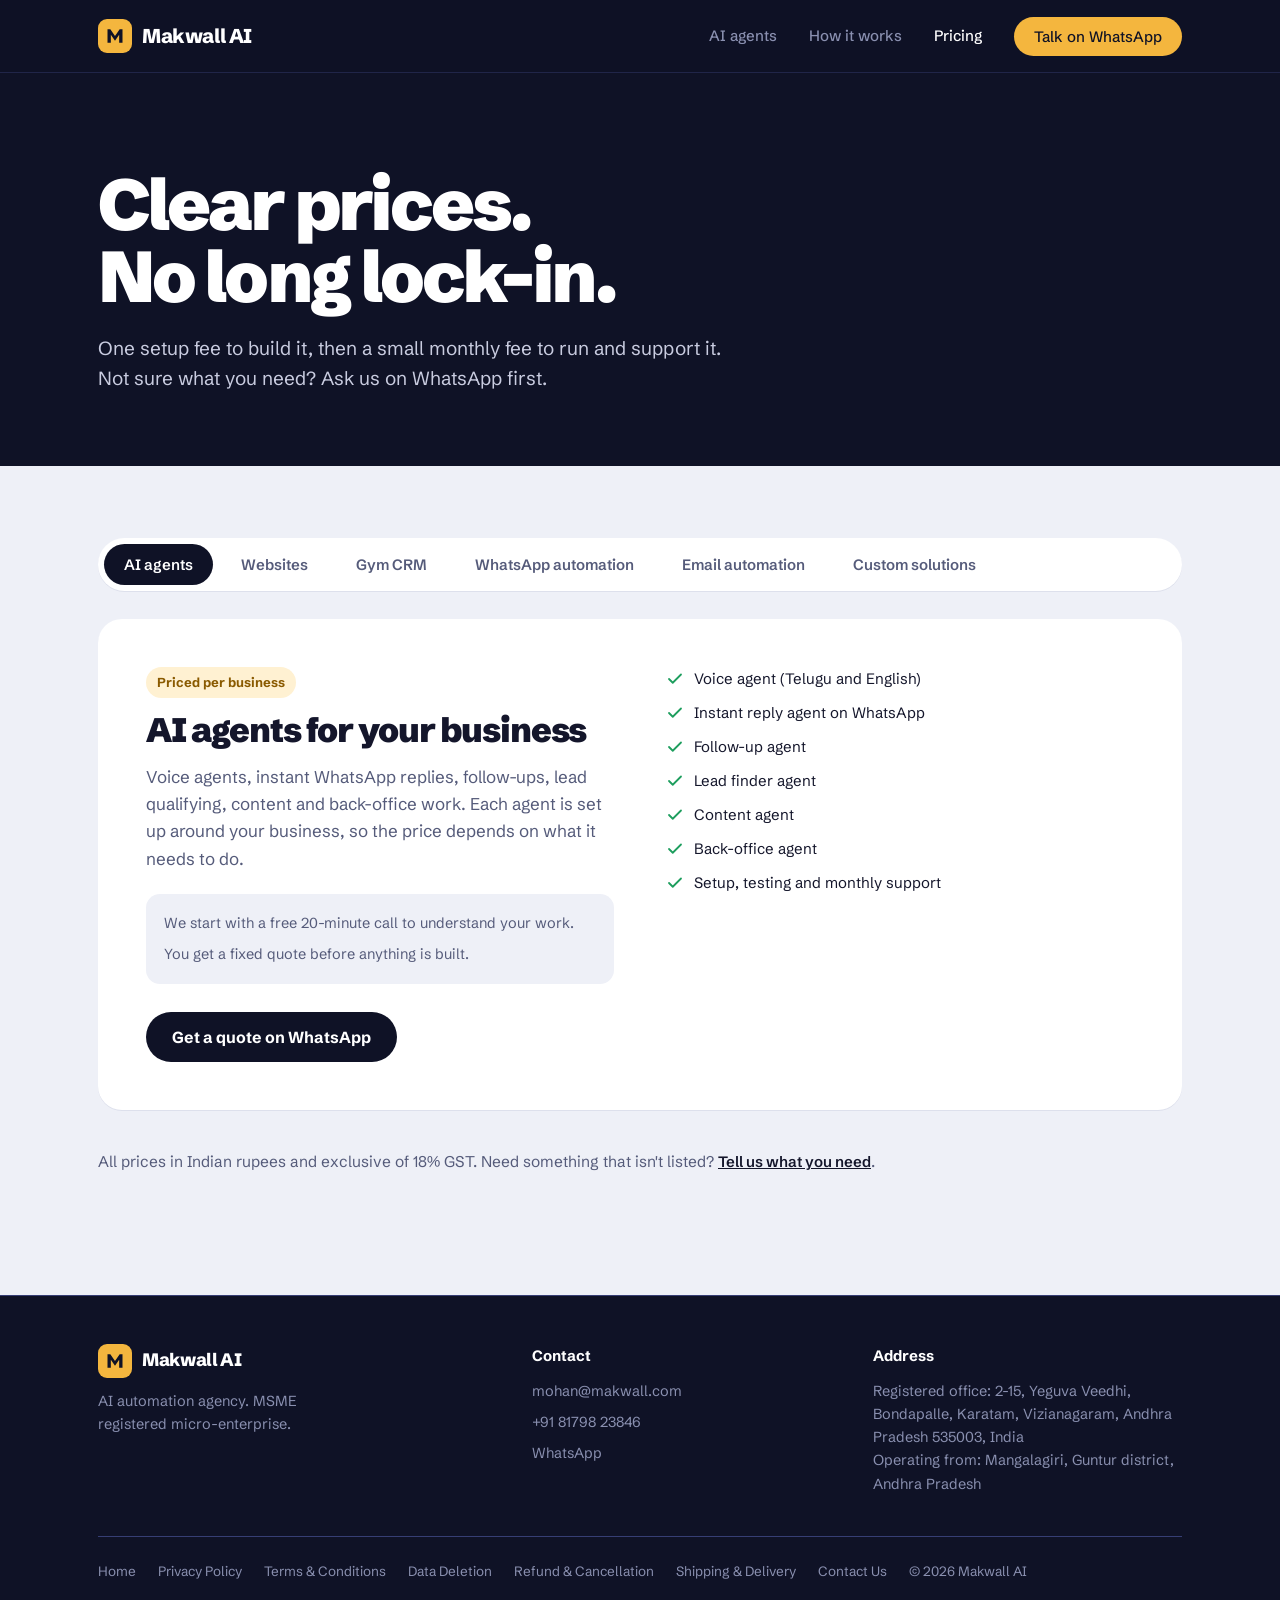
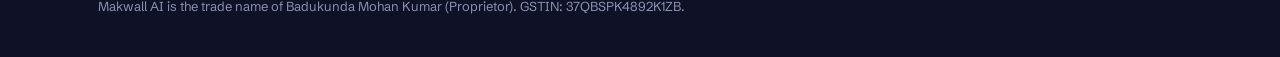
<file: pricing.html>
<!DOCTYPE html>
<html lang="en">
<head>
<meta charset="UTF-8">
<meta name="viewport" content="width=device-width, initial-scale=1.0">
<title>Pricing | Makwall AI</title>
<meta name="description" content="Pricing for Makwall AI: AI agents, websites, Gym CRM, WhatsApp automation and email automation. One setup fee plus monthly support.">
<meta name="theme-color" content="#0F1226">
<link rel="icon" href="data:image/svg+xml,%3Csvg xmlns='http://www.w3.org/2000/svg' viewBox='0 0 64 64'%3E%3Crect width='64' height='64' rx='14' fill='%230F1226'/%3E%3Cpath d='M16 46V18h6l10 14 10-14h6v28h-7V30l-9 12-9-12v16z' fill='%23F4B63E'/%3E%3C/svg%3E">
<link rel="preconnect" href="https://fonts.googleapis.com">
<link rel="preconnect" href="https://fonts.gstatic.com" crossorigin>
<link href="https://fonts.googleapis.com/css2?family=Schibsted+Grotesk:wght@400;500;600;700;800;900&display=swap" rel="stylesheet">
<link rel="stylesheet" href="site.css">
<style>
  .p-hero { color: var(--white); padding: clamp(56px, 8vw, 96px) 0 clamp(48px, 6vw, 72px); }
  .p-hero h1 { font-size: clamp(40px, 6vw, 72px); line-height: 1; letter-spacing: -.04em; font-weight: 900; max-width: 14ch; text-wrap: balance; }
  .p-hero p { margin-top: 20px; font-size: 19px; color: #C9CCE0; max-width: 34em; }

  .p-body { background: var(--mist); padding: clamp(40px, 6vw, 72px) 0 clamp(72px, 10vw, 120px); }

  .tabs { display: flex; gap: 8px; overflow-x: auto; padding: 6px; background: var(--white); border-radius: 999px; box-shadow: 0 1px 0 #DDE0EC; scrollbar-width: none; }
  .tabs::-webkit-scrollbar { display: none; }
  .tab {
    font: 600 15px/1 var(--font); color: var(--slate-dark);
    background: transparent; border: 0; cursor: pointer;
    padding: 13px 20px; border-radius: 999px; white-space: nowrap;
  }
  .tab:hover { color: var(--ink); }
  .tab[aria-selected="true"] { background: var(--night); color: var(--white); }

  .billing { margin-top: 28px; display: inline-flex; gap: 4px; padding: 4px; background: #E0E3EE; border-radius: 12px; flex-wrap: wrap; }
  .billing button { font: 600 14px/1 var(--font); color: var(--slate-dark); background: transparent; border: 0; cursor: pointer; padding: 11px 16px; border-radius: 9px; }
  .billing button[aria-pressed="true"] { background: var(--white); color: var(--ink); box-shadow: 0 1px 2px rgba(20,22,43,.12); }

  .panel { margin-top: 28px; }
  .notice { background: var(--white); border-radius: 18px; padding: 22px 24px; margin-bottom: 20px; box-shadow: 0 1px 0 #DDE0EC; }
  .notice h3 { font-size: 17px; font-weight: 800; }
  .notice p { margin-top: 6px; color: var(--slate-dark); font-size: 15.5px; }

  .plans { display: grid; gap: 20px; grid-template-columns: repeat(var(--cols, 3), 1fr); }
  .plan { background: var(--white); border-radius: 24px; padding: 30px; display: flex; flex-direction: column; box-shadow: 0 1px 0 #DDE0EC; position: relative; }
  .plan.featured { background: var(--night); color: var(--white); box-shadow: none; }
  .plan-top { display: flex; align-items: center; justify-content: space-between; gap: 12px; }
  .plan h3 { font-size: 22px; font-weight: 800; letter-spacing: -.02em; }
  .badge { font-size: 13px; font-weight: 700; padding: 5px 11px; border-radius: 999px; background: var(--marigold); color: var(--night); white-space: nowrap; }
  .plan-desc { margin-top: 10px; color: var(--slate-dark); font-size: 15.5px; }
  .plan.featured .plan-desc { color: #C9CCE0; }
  .price { margin-top: 24px; display: flex; align-items: baseline; gap: 6px; flex-wrap: wrap; }
  .price-value { font-size: 44px; font-weight: 900; letter-spacing: -.03em; line-height: 1; }
  .suffix { color: var(--slate-dark); font-size: 16px; }
  .plan.featured .suffix { color: var(--slate); }
  .save { font-size: 13px; font-weight: 700; color: #1E7A4C; background: #DDF5E8; padding: 4px 9px; border-radius: 999px; margin-left: 4px; }
  .plan.featured .save { color: var(--green); background: rgba(76,208,138,.12); }
  .billed { margin-top: 8px; color: var(--slate-dark); font-size: 14.5px; min-height: 1.5em; }
  .plan.featured .billed { color: var(--slate); }
  .best { margin-top: 20px; padding-top: 20px; border-top: 1px solid #E3E5EE; font-size: 15px; }
  .plan.featured .best { border-color: var(--line); }
  .best b { display: block; margin-bottom: 4px; }
  .feats { list-style: none; margin: 20px 0 28px; padding: 20px 0 0; border-top: 1px solid #E3E5EE; display: flex; flex-direction: column; gap: 10px; flex: 1; font-size: 15px; }
  .plan.featured .feats { border-color: var(--line); }
  .feats li { display: flex; gap: 10px; align-items: flex-start; }
  .feats svg { width: 18px; height: 18px; flex: none; margin-top: 3px; color: #1E9E5E; }
  .plan.featured .feats svg { color: var(--green); }
  .feats .head { font-weight: 700; }
  .plan .btn { justify-content: center; }
  .plan:not(.featured) .btn-primary { background: var(--night); color: var(--white); }
  .plan:not(.featured) .btn-primary:hover { background: var(--night-3); }

  .info { background: var(--white); border-radius: 24px; padding: clamp(28px, 4vw, 48px); box-shadow: 0 1px 0 #DDE0EC; display: grid; grid-template-columns: 1fr 1fr; gap: clamp(28px, 4vw, 56px); }
  .info h3 { font-size: clamp(26px, 3vw, 34px); font-weight: 900; letter-spacing: -.03em; line-height: 1.1; }
  .info-status { display: inline-block; margin-bottom: 14px; font-size: 13px; font-weight: 700; padding: 5px 11px; border-radius: 999px; background: #FFF1D2; color: #8A5A00; }
  .info p.desc { margin-top: 14px; color: var(--slate-dark); }
  .info .price { margin-top: 22px; }
  .info .label { font-size: 14px; color: var(--slate-dark); margin-top: 6px; }
  .info .actions { margin-top: 28px; display: flex; flex-wrap: wrap; gap: 12px; align-items: center; }
  .info .actions .btn-primary { background: var(--night); color: var(--white); }
  .info .feats { margin: 0; padding: 0; border: 0; }
  .info .notes { margin-top: 22px; padding: 18px; background: var(--mist); border-radius: 14px; font-size: 14.5px; color: var(--slate-dark); display: flex; flex-direction: column; gap: 8px; }
  .text-link { color: var(--ink); font-weight: 600; font-size: 15px; }

  .p-foot { margin-top: 40px; color: var(--slate-dark); font-size: 15.5px; }

  .swap { transition: opacity .2s ease; }
  .swap.out { opacity: 0; }

  @media (max-width: 900px) {
    .plans { grid-template-columns: 1fr; }
    .info { grid-template-columns: 1fr; }
  }
  @media (prefers-reduced-motion: reduce) { .swap { transition: none; } }
</style>
</head>
<body>

<header class="nav">
  <div class="wrap nav-inner">
    <a href="/" class="logo" aria-label="Makwall AI home">
      <span class="logo-mark" aria-hidden="true">
        <svg viewBox="0 0 24 24" fill="#0F1226"><path d="M3 20V4h3.4l5.6 8 5.6-8H21v16h-4V10.6l-5 7-5-7V20z"/></svg>
      </span>
      Makwall AI
    </a>
    <nav class="nav-links" aria-label="Main">
      <a href="/#agents">AI agents</a>
      <a href="/#how">How it works</a>
      <a href="pricing.html" aria-current="page" style="color:var(--white)">Pricing</a>
      <a class="btn btn-primary" href="https://wa.me/918179823846?text=Hi%20Mohan%2C%20I%20saw%20Makwall%20AI%20and%20want%20to%20know%20more." target="_blank" rel="noopener">Talk on WhatsApp</a>
    </nav>
  </div>
</header>

<main>
  <section class="p-hero">
    <div class="wrap">
      <h1>Clear prices. No long lock-in.</h1>
      <p>One setup fee to build it, then a small monthly fee to run and support it. Not sure what you need? Ask us on WhatsApp first.</p>
    </div>
  </section>

  <section class="p-body">
    <div class="wrap">
      <div class="tabs" role="tablist" aria-label="Choose a service" id="tabs"></div>
      <div id="billingWrap"></div>
      <div class="panel" id="panel" role="tabpanel" aria-live="polite"></div>
      <p class="p-foot">All prices in Indian rupees and exclusive of 18% GST. Need something that isn't listed? <a class="text-link" href="https://wa.me/918179823846?text=Hi%20Mohan%2C%20I%20need%20a%20custom%20solution%20for%20my%20business." target="_blank" rel="noopener">Tell us what you need</a>.</p>
    </div>
  </section>
</main>

<footer class="footer">
  <div class="wrap">
    <div class="footer-grid">
      <div>
        <a href="/" class="logo">
          <span class="logo-mark" aria-hidden="true">
            <svg viewBox="0 0 24 24" fill="#0F1226"><path d="M3 20V4h3.4l5.6 8 5.6-8H21v16h-4V10.6l-5 7-5-7V20z"/></svg>
          </span>
          Makwall AI
        </a>
        <p class="footer-tag">AI automation agency. MSME registered micro-enterprise.</p>
      </div>
      <div>
        <h4>Contact</h4>
        <ul>
          <li><a href="mailto:mohan@makwall.com">mohan@makwall.com</a></li>
          <li><a href="tel:+918179823846">+91 81798 23846</a></li>
          <li><a href="https://wa.me/918179823846" target="_blank" rel="noopener">WhatsApp</a></li>
        </ul>
      </div>
      <div>
        <h4>Address</h4>
        <address>Registered office: 2-15, Yeguva Veedhi, Bondapalle, Karatam, Vizianagaram, Andhra Pradesh 535003, India<br>Operating from: Mangalagiri, Guntur district, Andhra Pradesh</address>
      </div>
    </div>
    <div class="footer-bottom">
      <ul style="flex-direction:row;flex-wrap:wrap;gap:8px 22px">
        <li><a href="/">Home</a></li>
        <li><a href="privacy-policy.html">Privacy Policy</a></li>
        <li><a href="terms-and-conditions.html">Terms &amp; Conditions</a></li>
        <li><a href="data-deletion.html">Data Deletion</a></li>
        <li><a href="refund-policy.html">Refund &amp; Cancellation</a></li>
        <li><a href="shipping-policy.html">Shipping &amp; Delivery</a></li>
        <li><a href="contact.html">Contact Us</a></li>
        <li>© <span id="year">2026</span> Makwall AI</li>
      </ul>
      <p class="footer-legal">Makwall AI is the trade name of Badukunda Mohan Kumar (Proprietor). GSTIN: 37QBSPK4892K1ZB.</p>
    </div>
  </div>
</footer>

<script>
  document.getElementById('year').textContent = new Date().getFullYear();

  var WA = 'https://wa.me/918179823846?text=';
  function wa(msg) { return WA + encodeURIComponent(msg); }

  var SERVICES = {
    agents: {
      name: 'AI agents',
      info: {
        status: 'Priced per business',
        title: 'AI agents for your business',
        description: 'Voice agents, instant WhatsApp replies, follow-ups, lead qualifying, content and back-office work. Each agent is set up around your business, so the price depends on what it needs to do.',
        features: ['Voice agent (Telugu and English)', 'Instant reply agent on WhatsApp', 'Follow-up agent', 'Lead finder agent', 'Content agent', 'Back-office agent', 'Setup, testing and monthly support'],
        notes: ['We start with a free 20-minute call to understand your work.', 'You get a fixed quote before anything is built.'],
        cta: { text: 'Get a quote on WhatsApp', href: wa('Hi Mohan, I want a quote for an AI agent for my business.') }
      }
    },
    website: {
      name: 'Websites',
      setup: {
        title: 'One-time setup fee',
        text: 'Building your website has a one-time setup fee, quoted on your requirements. The plans below cover hosting, updates and support after your website goes live.'
      },
      plans: {
        hosting: {
          name: 'Hosting',
          description: 'Reliable cloud hosting with everything you need to run your business website.',
          pricing: {
            monthly:   { price: 399, billed: 399,   period: 'monthly',        savings: 0  },
            sixMonths: { price: 367, billed: 2202,  period: 'every 6 months', savings: 8  },
            yearly:    { price: 339, billed: 4068,  period: 'every year',     savings: 15 },
            twoYears:  { price: 319, billed: 7656,  period: 'every 2 years',  savings: 20 }
          },
          bestFor: 'Businesses that rarely update their website after launch.',
          features: ['Cloud hosting', 'Custom domain', 'SSL certificate', 'Cloudflare CDN', 'Daily backups', 'Mobile responsive', 'Basic SEO', 'Google Analytics', 'Google Search Console'],
          cta: { text: 'Get started', msg: 'Hi Mohan, I am interested in the Website Hosting plan.' }
        },
        managed: {
          name: 'Managed Hosting',
          badge: 'Recommended',
          extraHeader: 'Everything in Hosting, plus:',
          description: 'Hosting plus regular content updates, bug fixes and priority support.',
          pricing: {
            monthly:   { price: 799, billed: 799,   period: 'monthly',        savings: 0  },
            sixMonths: { price: 735, billed: 4410,  period: 'every 6 months', savings: 8  },
            yearly:    { price: 679, billed: 8148,  period: 'every year',     savings: 15 },
            twoYears:  { price: 639, billed: 15336, period: 'every 2 years',  savings: 20 }
          },
          bestFor: 'Businesses that update content, staff, prices or images every month.',
          extraFeatures: ['Website content updates', 'Staff profile updates', 'Media updates', 'Business information updates', 'Pricing updates', 'Minor design adjustments', 'Configuration updates', 'Bug fixes', 'Priority technical support'],
          cta: { text: 'Choose Managed Hosting', msg: 'Hi Mohan, I am interested in the Managed Hosting plan.' }
        },
        careplus: {
          name: 'Website Care+',
          badge: 'Premium',
          extraHeader: 'Everything in Managed Hosting, plus:',
          description: 'Daily website management for businesses that need constant updates and priority help.',
          pricing: { custom: { displayPrice: '₹3,500+', billingText: 'Custom monthly pricing' } },
          bestFor: 'Businesses that need their website managed every day.',
          extraFeatures: ['Unlimited content updates*', 'Website maintenance', 'Security monitoring', 'Performance monitoring', 'Regular improvements', 'Priority issue resolution', 'Emergency bug fixes', 'Landing page and campaign updates', 'Gallery updates', 'Monthly website review', 'Dedicated technical assistance'],
          cta: { text: 'Talk to us', msg: 'Hi Mohan, I am interested in Website Care+.' }
        }
      }
    },
    gymcrm: {
      name: 'Gym CRM',
      setup: {
        title: 'Newly launched',
        text: 'Our Gym CRM is live with a real gym. Join as an early customer and help shape the next features.'
      },
      plans: {
        standard: {
          name: 'Gym CRM',
          description: 'Complete gym management software with WhatsApp and SMS automation.',
          pricing: { yearly: { price: 8000, billed: 8000, period: 'every year', savings: 0 } },
          features: ['Member management', 'Attendance tracking', 'Membership renewals', 'Payment tracking', 'Dashboard', 'Trainer management', 'Personal training', 'Reports', 'Customer management', 'SMS automation', 'WhatsApp automation'],
          cta: { text: 'Book a demo', msg: 'Hi Mohan, I want a demo of the Gym CRM.' }
        },
        plus: {
          name: 'Gym CRM Plus',
          badge: 'With AI',
          extraHeader: 'Everything in Gym CRM, plus:',
          description: 'Gym CRM with AI features and custom modules for your gym.',
          pricing: { custom: { displayPrice: '₹8,000+', billingText: 'Price depends on the features you choose' } },
          extraFeatures: ['AI assistant', 'AI workout and diet suggestions', 'AI chatbot for members', 'AI member insights', 'Custom reports', 'Custom integrations', 'Access control', 'Other custom features'],
          cta: { text: 'Talk to us', msg: 'Hi Mohan, I am interested in Gym CRM Plus.' }
        }
      }
    },
    whatsapp: {
      name: 'WhatsApp automation',
      plans: {
        basic: {
          name: 'Basic',
          description: 'Essential WhatsApp messages sent automatically for your business.',
          pricing: { monthly: { price: 500, billed: 500, period: 'monthly', savings: 0 } },
          features: ['Official WhatsApp Business API', 'Message template setup', 'Welcome messages', 'Payment reminders', 'Appointment reminders', 'Order updates', 'Customer notifications', 'Basic support'],
          cta: { text: 'Get started', msg: 'Hi Mohan, I am interested in WhatsApp Automation Basic.' }
        },
        advanced: {
          name: 'Advanced',
          badge: 'Recommended',
          extraHeader: 'Everything in Basic, plus:',
          description: 'Full WhatsApp automation for businesses that want more customer engagement.',
          pricing: { monthly: { price: 1000, billed: 1000, period: 'monthly', savings: 0 } },
          extraFeatures: ['Broadcast messages', 'Customer segments', 'Automatic follow-ups', 'Smart auto replies', 'Lead capture', 'Order and delivery updates', 'Appointment scheduling', 'Images, PDFs and videos', 'Chat history and customer tracking', 'Priority support'],
          cta: { text: 'Get started', msg: 'Hi Mohan, I am interested in WhatsApp Automation Advanced.' }
        }
      }
    },
    email: {
      name: 'Email automation',
      info: {
        status: 'One-time setup',
        title: 'Email automation',
        description: 'Automatic emails connected to your CRM, forms and customer actions. Works with Makwall AI CRMs and most other CRMs.',
        price: { displayPrice: '₹3,000', label: 'One-time setup fee' },
        features: ['Email automation setup', 'SMTP setup', 'Domain authentication (SPF, DKIM, DMARC)', 'Welcome and transactional emails', 'Order confirmation emails', 'Payment and appointment reminders', 'Follow-up emails', 'Form submission emails', 'CRM integration', 'Testing and launch'],
        notes: [
          'Up to 300 emails a day are free, depending on your email provider.',
          'Makwall AI does not charge monthly for sending. If you need more volume, your email provider charges you directly.'
        ],
        learnMore: { text: 'See Brevo email pricing', href: 'https://www.brevo.com/pricing/' },
        cta: { text: 'Get started', href: wa('Hi Mohan, I am interested in Email Automation setup.') }
      }
    },
    custom: {
      name: 'Custom solutions',
      info: {
        status: 'Custom pricing',
        title: 'Apps, SaaS and custom systems',
        description: 'Every business works differently. If you need a custom app, a SaaS product or an internal system, pricing depends on your requirements, integrations and size of the project.',
        features: ['Custom web and mobile apps', 'SaaS products', 'CRMs and dashboards', 'Internal tools with staff logins', 'Integrations with the tools you use'],
        notes: ['Tell us the problem first. We will suggest the simplest thing that solves it.'],
        cta: { text: 'Discuss your project', href: wa('Hi Mohan, I want to discuss a custom project.') }
      }
    }
  };

  var CYCLES = [
    { key: 'monthly', label: 'Monthly', suffix: '/month' },
    { key: 'sixMonths', label: '6 months', suffix: '/month' },
    { key: 'yearly', label: 'Yearly', suffix: '/month' },
    { key: 'twoYears', label: '2 years', suffix: '/month' }
  ];
  var ORDER = ['agents', 'website', 'gymcrm', 'whatsapp', 'email', 'custom'];
  var current = 'agents';
  var billing = 'yearly';

  var CHECK = '<svg viewBox="0 0 24 24" fill="none" stroke="currentColor" stroke-width="2.4" stroke-linecap="round" stroke-linejoin="round" aria-hidden="true"><path d="M20 6 9 17l-5-5"/></svg>';

  function esc(s) { return String(s).replace(/[&<>"']/g, function (c) { return { '&': '&amp;', '<': '&lt;', '>': '&gt;', '"': '&quot;', "'": '&#39;' }[c]; }); }
  function inr(n) { return '₹' + Number(n).toLocaleString('en-IN'); }

  function multiCycle(svc) {
    if (!svc.plans) return false;
    return Object.keys(svc.plans).some(function (k) { return Object.keys(svc.plans[k].pricing).length > 1; });
  }

  function renderTabs() {
    document.getElementById('tabs').innerHTML = ORDER.map(function (k) {
      return '<button class="tab" role="tab" id="tab-' + k + '" aria-selected="' + (k === current) + '" data-svc="' + k + '">' + esc(SERVICES[k].name) + '</button>';
    }).join('');
  }

  function renderBilling() {
    var svc = SERVICES[current];
    var el = document.getElementById('billingWrap');
    if (!multiCycle(svc)) { el.innerHTML = ''; return; }
    el.innerHTML = '<div class="billing" role="group" aria-label="Billing period">' + CYCLES.map(function (c) {
      return '<button type="button" data-bill="' + c.key + '" aria-pressed="' + (c.key === billing) + '">' + esc(c.label) + '</button>';
    }).join('') + '</div>';
  }

  function priceParts(plan) {
    var keys = Object.keys(plan.pricing);
    var key = keys.indexOf(billing) > -1 ? billing : keys[0];
    var p = plan.pricing[key];
    if (key === 'custom') return { value: p.displayPrice, suffix: '', billed: p.billingText, save: 0 };
    var suffix = key === 'yearly' && keys.length === 1 ? '/year' : '/month';
    var value = key === 'yearly' && keys.length === 1 ? inr(p.billed) : inr(p.price);
    var billed = (key === 'monthly' || keys.length === 1) ? 'Billed ' + p.period : 'Billed as ' + inr(p.billed) + ' ' + p.period;
    return { value: value, suffix: suffix, billed: billed, save: p.savings };
  }

  function planCard(key, plan) {
    var featured = plan.badge === 'Recommended' || plan.badge === 'With AI';
    var pp = priceParts(plan);
    var list = plan.extraFeatures
      ? '<li class="head">' + CHECK + '<span>' + esc(plan.extraHeader) + '</span></li>' + plan.extraFeatures.map(function (f) { return '<li>' + CHECK + '<span>' + esc(f) + '</span></li>'; }).join('')
      : plan.features.map(function (f) { return '<li>' + CHECK + '<span>' + esc(f) + '</span></li>'; }).join('');
    return '<article class="plan' + (featured ? ' featured' : '') + '" data-plan="' + key + '">'
      + '<div class="plan-top"><h3>' + esc(plan.name) + '</h3>' + (plan.badge ? '<span class="badge">' + esc(plan.badge) + '</span>' : '') + '</div>'
      + '<p class="plan-desc">' + esc(plan.description) + '</p>'
      + '<div class="price swap"><span class="price-value">' + esc(pp.value) + '</span><span class="suffix">' + esc(pp.suffix) + '</span>'
      + (pp.save ? '<span class="save">Save ' + pp.save + '%</span>' : '') + '</div>'
      + '<p class="billed swap">' + esc(pp.billed) + '</p>'
      + (plan.bestFor ? '<div class="best"><b>Best for</b>' + esc(plan.bestFor) + '</div>' : '')
      + '<ul class="feats">' + list + '</ul>'
      + '<a class="btn btn-primary" href="' + wa(plan.cta.msg) + '" target="_blank" rel="noopener">' + esc(plan.cta.text) + '</a>'
      + '</article>';
  }

  function infoCard(svc) {
    var i = svc.info;
    return '<div class="info"><div>'
      + '<span class="info-status">' + esc(i.status) + '</span>'
      + '<h3>' + esc(i.title) + '</h3>'
      + '<p class="desc">' + esc(i.description) + '</p>'
      + (i.price ? '<div class="price"><span class="price-value">' + esc(i.price.displayPrice) + '</span></div><p class="label">' + esc(i.price.label) + '</p>' : '')
      + (i.notes ? '<div class="notes">' + i.notes.map(function (n) { return '<span>' + esc(n) + '</span>'; }).join('') + '</div>' : '')
      + '<div class="actions"><a class="btn btn-primary" href="' + i.cta.href + '" target="_blank" rel="noopener">' + esc(i.cta.text) + '</a>'
      + (i.learnMore ? '<a class="text-link" href="' + esc(i.learnMore.href) + '" target="_blank" rel="noopener noreferrer">' + esc(i.learnMore.text) + '</a>' : '')
      + '</div></div>'
      + '<ul class="feats">' + i.features.map(function (f) { return '<li>' + CHECK + '<span>' + esc(f) + '</span></li>'; }).join('') + '</ul>'
      + '</div>';
  }

  function renderPanel() {
    var svc = SERVICES[current];
    var panel = document.getElementById('panel');
    panel.setAttribute('aria-labelledby', 'tab-' + current);
    if (svc.info) { panel.innerHTML = infoCard(svc); return; }
    var keys = Object.keys(svc.plans);
    panel.innerHTML = (svc.setup ? '<div class="notice"><h3>' + esc(svc.setup.title) + '</h3><p>' + esc(svc.setup.text) + '</p></div>' : '')
      + '<div class="plans" style="--cols:' + keys.length + '">' + keys.map(function (k) { return planCard(k, svc.plans[k]); }).join('') + '</div>';
  }

  function updatePrices() {
    var svc = SERVICES[current];
    if (!svc.plans) return;
    Object.keys(svc.plans).forEach(function (k) {
      var card = document.querySelector('[data-plan="' + k + '"]');
      if (!card) return;
      var pp = priceParts(svc.plans[k]);
      var priceEl = card.querySelector('.price'), billedEl = card.querySelector('.billed');
      priceEl.classList.add('out'); billedEl.classList.add('out');
      setTimeout(function () {
        priceEl.innerHTML = '<span class="price-value">' + esc(pp.value) + '</span><span class="suffix">' + esc(pp.suffix) + '</span>' + (pp.save ? '<span class="save">Save ' + pp.save + '%</span>' : '');
        billedEl.textContent = pp.billed;
        priceEl.classList.remove('out'); billedEl.classList.remove('out');
      }, 180);
    });
  }

  function selectService(k) {
    current = k;
    renderTabs(); renderBilling(); renderPanel();
    try { history.replaceState(null, '', '#' + k); } catch (e) {}
  }

  document.addEventListener('click', function (e) {
    var t = e.target.closest('[data-svc]');
    if (t) { selectService(t.dataset.svc); return; }
    var b = e.target.closest('[data-bill]');
    if (b) {
      billing = b.dataset.bill;
      document.querySelectorAll('[data-bill]').forEach(function (x) { x.setAttribute('aria-pressed', x.dataset.bill === billing); });
      updatePrices();
    }
  });

  document.getElementById('tabs').addEventListener('keydown', function (e) {
    if (e.key !== 'ArrowRight' && e.key !== 'ArrowLeft') return;
    var i = ORDER.indexOf(current) + (e.key === 'ArrowRight' ? 1 : -1);
    i = (i + ORDER.length) % ORDER.length;
    selectService(ORDER[i]);
    document.getElementById('tab-' + ORDER[i]).focus();
  });

  var start = (location.hash || '').slice(1);
  selectService(SERVICES[start] ? start : 'agents');
</script>
</body>
</html>
</file>
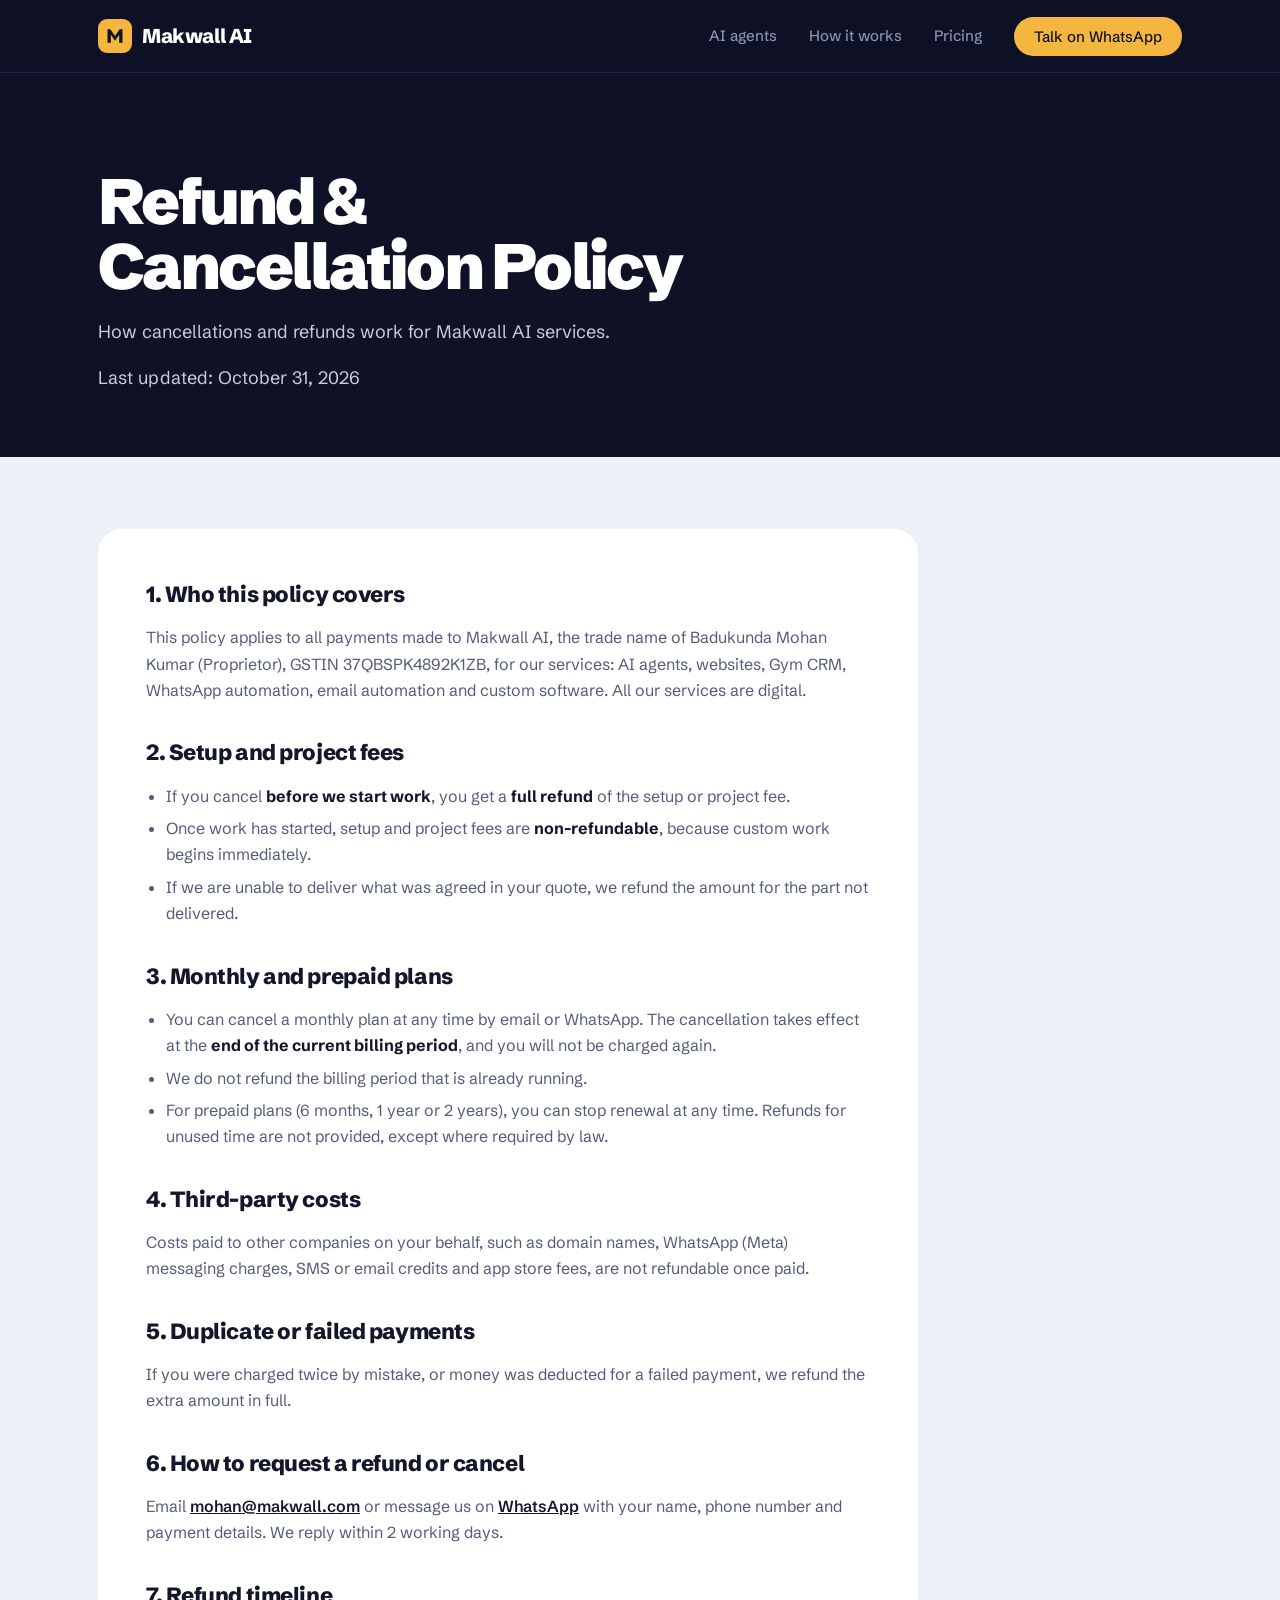
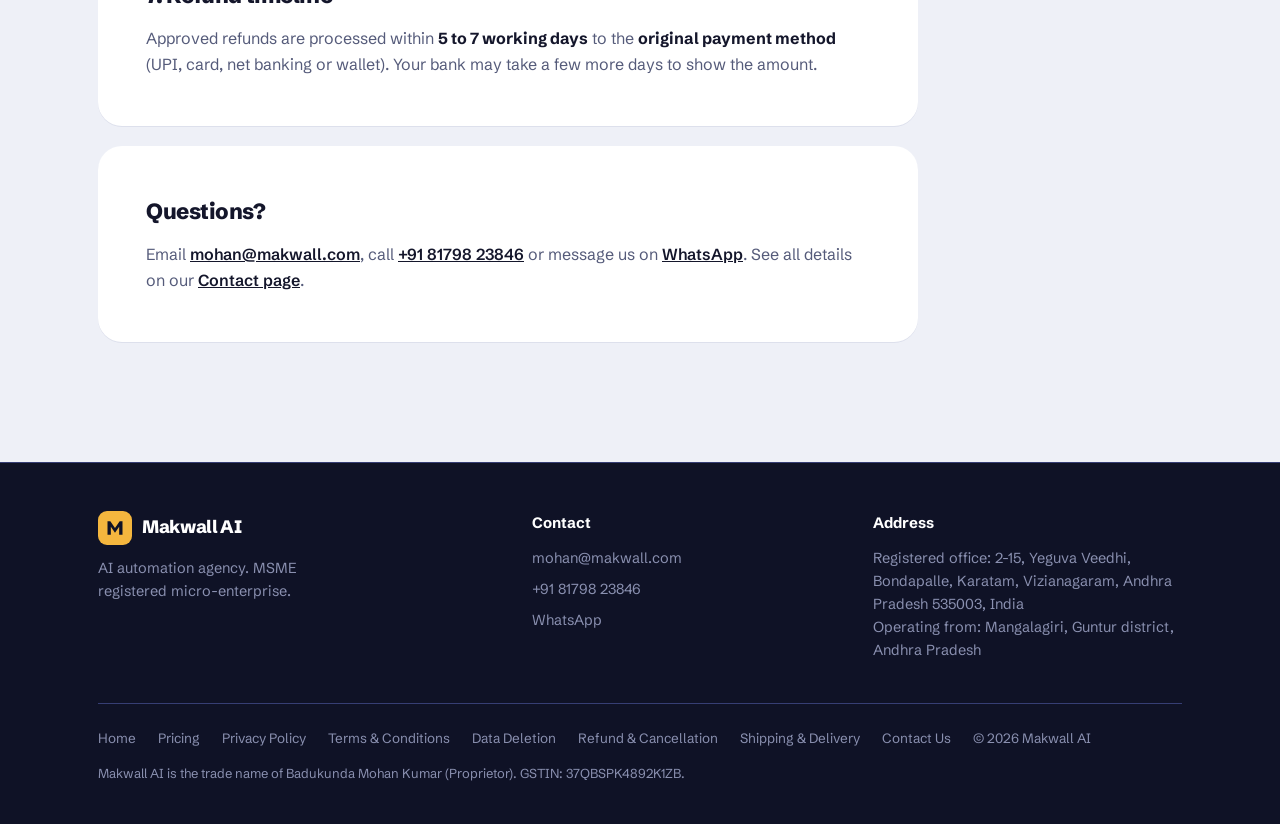
<file: refund-policy.html>
<!DOCTYPE html>
<html lang="en">
<head>
<meta charset="UTF-8">
<meta name="viewport" content="width=device-width, initial-scale=1.0">
<title>Refund & Cancellation Policy | Makwall AI</title>
<meta name="description" content="Refund and cancellation policy for Makwall AI services: setup fees, monthly plans and how refunds are processed.">
<meta name="theme-color" content="#0F1226">
<link rel="icon" href="data:image/svg+xml,%3Csvg xmlns='http://www.w3.org/2000/svg' viewBox='0 0 64 64'%3E%3Crect width='64' height='64' rx='14' fill='%230F1226'/%3E%3Cpath d='M16 46V18h6l10 14 10-14h6v28h-7V30l-9 12-9-12v16z' fill='%23F4B63E'/%3E%3C/svg%3E">
<link rel="preconnect" href="https://fonts.googleapis.com">
<link rel="preconnect" href="https://fonts.gstatic.com" crossorigin>
<link href="https://fonts.googleapis.com/css2?family=Schibsted+Grotesk:wght@400;500;600;700;800;900&display=swap" rel="stylesheet">
<link rel="stylesheet" href="site.css">
<style>
  .p-hero { color: var(--white); padding: clamp(56px, 8vw, 96px) 0 clamp(40px, 5vw, 64px); }
  .p-hero h1 { font-size: clamp(36px, 5.5vw, 64px); line-height: 1.02; letter-spacing: -.04em; font-weight: 900; max-width: 16ch; text-wrap: balance; }
  .p-hero p { margin-top: 18px; font-size: 18px; color: #C9CCE0; max-width: 36em; }
  .doc { background: var(--mist); padding: clamp(40px, 6vw, 72px) 0 clamp(72px, 10vw, 120px); }
  .doc-card { background: var(--white); border-radius: 24px; padding: clamp(26px, 4vw, 48px); box-shadow: 0 1px 0 #DDE0EC; max-width: 820px; }
  .doc-card + .doc-card { margin-top: 20px; }
  .doc-card h2 { font-size: 22px; font-weight: 800; letter-spacing: -.02em; margin: 0 0 12px; }
  .doc-card h2:not(:first-child) { margin-top: 32px; }
  .doc-card p, .doc-card li { color: var(--slate-dark); font-size: 16px; line-height: 1.65; }
  .doc-card p + p { margin-top: 10px; }
  .doc-card ul { margin: 10px 0 0; padding-left: 20px; display: flex; flex-direction: column; gap: 6px; }
  .doc-card a { color: var(--ink); font-weight: 600; }
  .doc-card b { color: var(--ink); }
  .updated { margin-top: 14px; font-size: 14px; color: var(--slate); }
  .kv { display: grid; grid-template-columns: 180px 1fr; gap: 14px 20px; }
  .kv dt { font-weight: 700; color: var(--ink); font-size: 15.5px; }
  .kv dd { margin: 0; color: var(--slate-dark); font-size: 16px; line-height: 1.55; }
  @media (max-width: 640px) { .kv { grid-template-columns: 1fr; gap: 4px; } .kv dd { margin-bottom: 12px; } }
</style>
</head>
<body>

<header class="nav">
  <div class="wrap nav-inner">
    <a href="/" class="logo" aria-label="Makwall AI home">
      <span class="logo-mark" aria-hidden="true">
        <svg viewBox="0 0 24 24" fill="#0F1226"><path d="M3 20V4h3.4l5.6 8 5.6-8H21v16h-4V10.6l-5 7-5-7V20z"/></svg>
      </span>
      Makwall AI
    </a>
    <nav class="nav-links" aria-label="Main">
      <a href="/#agents">AI agents</a>
      <a href="/#how">How it works</a>
      <a href="pricing.html">Pricing</a>
      <a class="btn btn-primary" href="https://wa.me/918179823846?text=Hi%20Mohan%2C%20I%20saw%20Makwall%20AI%20and%20want%20to%20know%20more." target="_blank" rel="noopener">Talk on WhatsApp</a>
    </nav>
  </div>
</header>

<main>
  <section class="p-hero">
    <div class="wrap">
      <h1>Refund &amp; Cancellation Policy</h1>
      <p>How cancellations and refunds work for Makwall AI services.</p>
      <p class="updated">Last updated: October 31, 2026</p>
    </div>
  </section>

  <section class="doc">
    <div class="wrap">
      <div class="doc-card">
        <h2>1. Who this policy covers</h2>
        <p>This policy applies to all payments made to Makwall AI, the trade name of Badukunda Mohan Kumar (Proprietor), GSTIN 37QBSPK4892K1ZB, for our services: AI agents, websites, Gym CRM, WhatsApp automation, email automation and custom software. All our services are digital.</p>

        <h2>2. Setup and project fees</h2>
        <ul>
          <li>If you cancel <b>before we start work</b>, you get a <b>full refund</b> of the setup or project fee.</li>
          <li>Once work has started, setup and project fees are <b>non-refundable</b>, because custom work begins immediately.</li>
          <li>If we are unable to deliver what was agreed in your quote, we refund the amount for the part not delivered.</li>
        </ul>

        <h2>3. Monthly and prepaid plans</h2>
        <ul>
          <li>You can cancel a monthly plan at any time by email or WhatsApp. The cancellation takes effect at the <b>end of the current billing period</b>, and you will not be charged again.</li>
          <li>We do not refund the billing period that is already running.</li>
          <li>For prepaid plans (6 months, 1 year or 2 years), you can stop renewal at any time. Refunds for unused time are not provided, except where required by law.</li>
        </ul>

        <h2>4. Third-party costs</h2>
        <p>Costs paid to other companies on your behalf, such as domain names, WhatsApp (Meta) messaging charges, SMS or email credits and app store fees, are not refundable once paid.</p>

        <h2>5. Duplicate or failed payments</h2>
        <p>If you were charged twice by mistake, or money was deducted for a failed payment, we refund the extra amount in full.</p>

        <h2>6. How to request a refund or cancel</h2>
        <p>Email <a href="mailto:mohan@makwall.com">mohan@makwall.com</a> or message us on <a href="https://wa.me/918179823846" target="_blank" rel="noopener">WhatsApp</a> with your name, phone number and payment details. We reply within 2 working days.</p>

        <h2>7. Refund timeline</h2>
        <p>Approved refunds are processed within <b>5 to 7 working days</b> to the <b>original payment method</b> (UPI, card, net banking or wallet). Your bank may take a few more days to show the amount.</p>
      </div>
      <div class="doc-card">
        <h2>Questions?</h2>
        <p>Email <a href="mailto:mohan@makwall.com">mohan@makwall.com</a>, call <a href="tel:+918179823846">+91 81798 23846</a> or message us on <a href="https://wa.me/918179823846" target="_blank" rel="noopener">WhatsApp</a>. See all details on our <a href="contact.html">Contact page</a>.</p>
      </div>
    </div>
  </section>
</main>

<footer class="footer">
  <div class="wrap">
    <div class="footer-grid">
      <div>
        <a href="/" class="logo">
          <span class="logo-mark" aria-hidden="true">
            <svg viewBox="0 0 24 24" fill="#0F1226"><path d="M3 20V4h3.4l5.6 8 5.6-8H21v16h-4V10.6l-5 7-5-7V20z"/></svg>
          </span>
          Makwall AI
        </a>
        <p class="footer-tag">AI automation agency. MSME registered micro-enterprise.</p>
      </div>
      <div>
        <h4>Contact</h4>
        <ul>
          <li><a href="mailto:mohan@makwall.com">mohan@makwall.com</a></li>
          <li><a href="tel:+918179823846">+91 81798 23846</a></li>
          <li><a href="https://wa.me/918179823846" target="_blank" rel="noopener">WhatsApp</a></li>
        </ul>
      </div>
      <div>
        <h4>Address</h4>
        <address>Registered office: 2-15, Yeguva Veedhi, Bondapalle, Karatam, Vizianagaram, Andhra Pradesh 535003, India<br>Operating from: Mangalagiri, Guntur district, Andhra Pradesh</address>
      </div>
    </div>
    <div class="footer-bottom">
      <ul style="flex-direction:row;flex-wrap:wrap;gap:8px 22px">
        <li><a href="/">Home</a></li>
        <li><a href="pricing.html">Pricing</a></li>
        <li><a href="privacy-policy.html">Privacy Policy</a></li>
        <li><a href="terms-and-conditions.html">Terms &amp; Conditions</a></li>
        <li><a href="data-deletion.html">Data Deletion</a></li>
        <li><a href="refund-policy.html">Refund &amp; Cancellation</a></li>
        <li><a href="shipping-policy.html">Shipping &amp; Delivery</a></li>
        <li><a href="contact.html">Contact Us</a></li>
        <li>© <span id="year">2026</span> Makwall AI</li>
      </ul>
      <p class="footer-legal">Makwall AI is the trade name of Badukunda Mohan Kumar (Proprietor). GSTIN: 37QBSPK4892K1ZB.</p>
    </div>
  </div>
</footer>

<script>document.getElementById('year').textContent = new Date().getFullYear();</script>
</body>
</html>
</file>
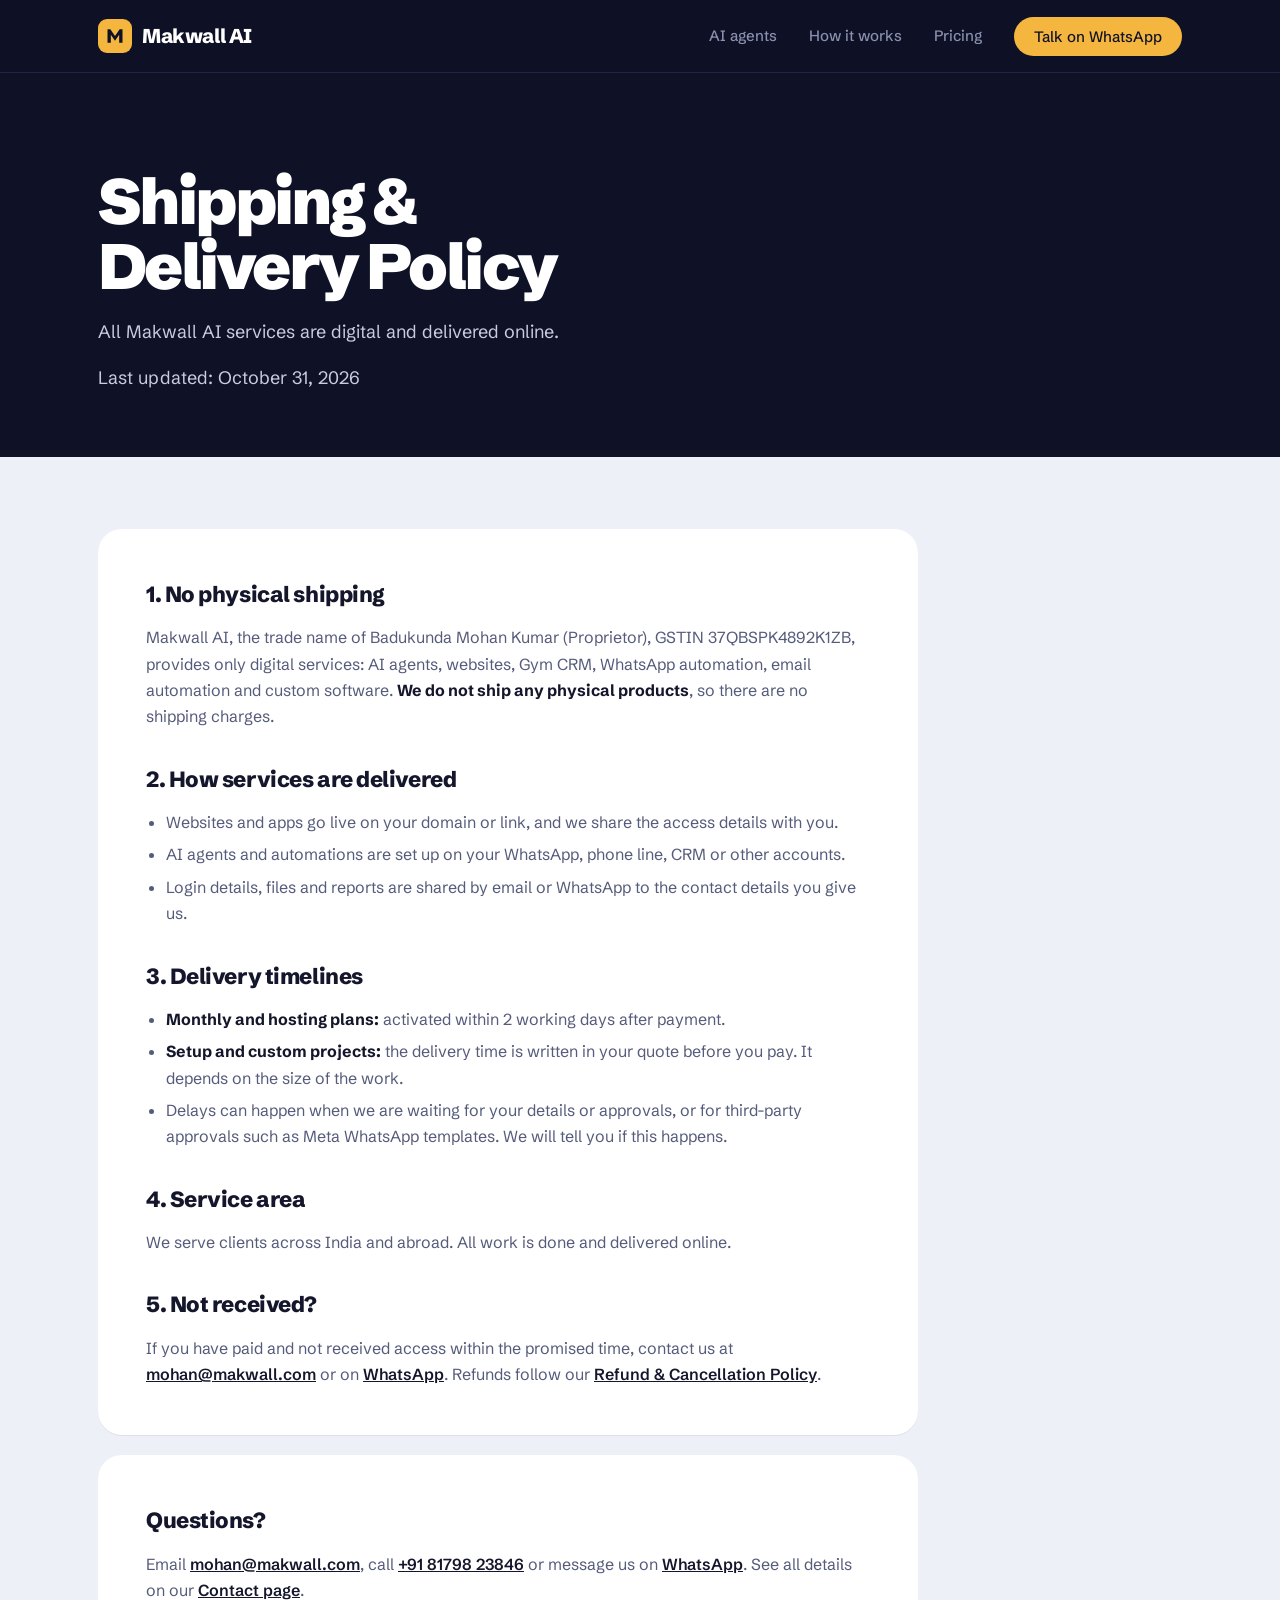
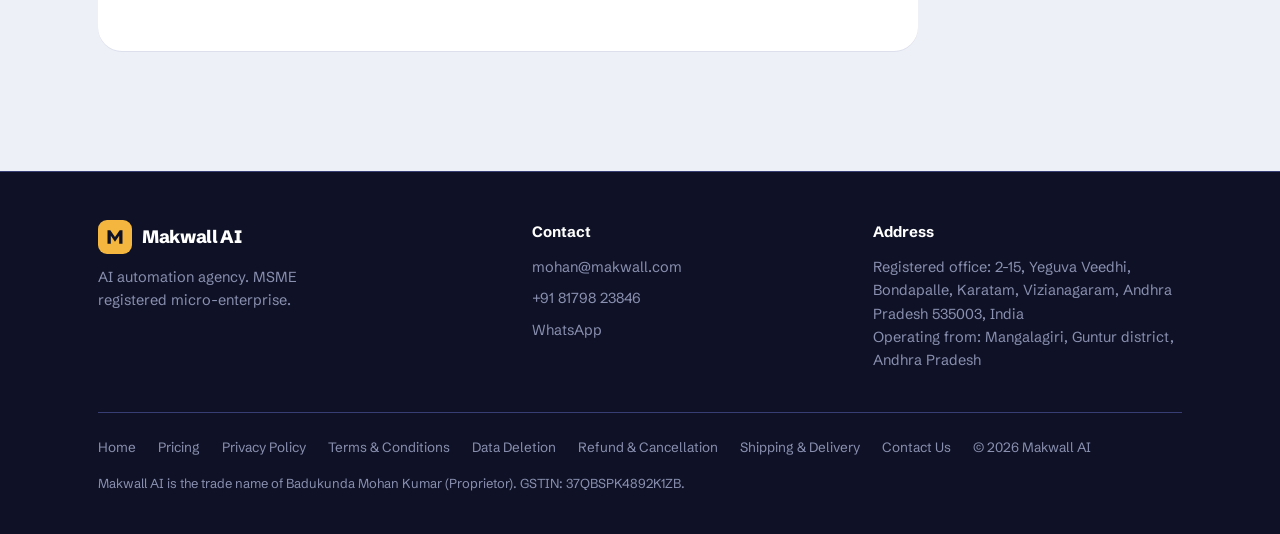
<file: shipping-policy.html>
<!DOCTYPE html>
<html lang="en">
<head>
<meta charset="UTF-8">
<meta name="viewport" content="width=device-width, initial-scale=1.0">
<title>Shipping & Delivery Policy | Makwall AI</title>
<meta name="description" content="Shipping and delivery policy for Makwall AI. All services are digital and delivered online; no physical shipping.">
<meta name="theme-color" content="#0F1226">
<link rel="icon" href="data:image/svg+xml,%3Csvg xmlns='http://www.w3.org/2000/svg' viewBox='0 0 64 64'%3E%3Crect width='64' height='64' rx='14' fill='%230F1226'/%3E%3Cpath d='M16 46V18h6l10 14 10-14h6v28h-7V30l-9 12-9-12v16z' fill='%23F4B63E'/%3E%3C/svg%3E">
<link rel="preconnect" href="https://fonts.googleapis.com">
<link rel="preconnect" href="https://fonts.gstatic.com" crossorigin>
<link href="https://fonts.googleapis.com/css2?family=Schibsted+Grotesk:wght@400;500;600;700;800;900&display=swap" rel="stylesheet">
<link rel="stylesheet" href="site.css">
<style>
  .p-hero { color: var(--white); padding: clamp(56px, 8vw, 96px) 0 clamp(40px, 5vw, 64px); }
  .p-hero h1 { font-size: clamp(36px, 5.5vw, 64px); line-height: 1.02; letter-spacing: -.04em; font-weight: 900; max-width: 16ch; text-wrap: balance; }
  .p-hero p { margin-top: 18px; font-size: 18px; color: #C9CCE0; max-width: 36em; }
  .doc { background: var(--mist); padding: clamp(40px, 6vw, 72px) 0 clamp(72px, 10vw, 120px); }
  .doc-card { background: var(--white); border-radius: 24px; padding: clamp(26px, 4vw, 48px); box-shadow: 0 1px 0 #DDE0EC; max-width: 820px; }
  .doc-card + .doc-card { margin-top: 20px; }
  .doc-card h2 { font-size: 22px; font-weight: 800; letter-spacing: -.02em; margin: 0 0 12px; }
  .doc-card h2:not(:first-child) { margin-top: 32px; }
  .doc-card p, .doc-card li { color: var(--slate-dark); font-size: 16px; line-height: 1.65; }
  .doc-card p + p { margin-top: 10px; }
  .doc-card ul { margin: 10px 0 0; padding-left: 20px; display: flex; flex-direction: column; gap: 6px; }
  .doc-card a { color: var(--ink); font-weight: 600; }
  .doc-card b { color: var(--ink); }
  .updated { margin-top: 14px; font-size: 14px; color: var(--slate); }
  .kv { display: grid; grid-template-columns: 180px 1fr; gap: 14px 20px; }
  .kv dt { font-weight: 700; color: var(--ink); font-size: 15.5px; }
  .kv dd { margin: 0; color: var(--slate-dark); font-size: 16px; line-height: 1.55; }
  @media (max-width: 640px) { .kv { grid-template-columns: 1fr; gap: 4px; } .kv dd { margin-bottom: 12px; } }
</style>
</head>
<body>

<header class="nav">
  <div class="wrap nav-inner">
    <a href="/" class="logo" aria-label="Makwall AI home">
      <span class="logo-mark" aria-hidden="true">
        <svg viewBox="0 0 24 24" fill="#0F1226"><path d="M3 20V4h3.4l5.6 8 5.6-8H21v16h-4V10.6l-5 7-5-7V20z"/></svg>
      </span>
      Makwall AI
    </a>
    <nav class="nav-links" aria-label="Main">
      <a href="/#agents">AI agents</a>
      <a href="/#how">How it works</a>
      <a href="pricing.html">Pricing</a>
      <a class="btn btn-primary" href="https://wa.me/918179823846?text=Hi%20Mohan%2C%20I%20saw%20Makwall%20AI%20and%20want%20to%20know%20more." target="_blank" rel="noopener">Talk on WhatsApp</a>
    </nav>
  </div>
</header>

<main>
  <section class="p-hero">
    <div class="wrap">
      <h1>Shipping &amp; Delivery Policy</h1>
      <p>All Makwall AI services are digital and delivered online.</p>
      <p class="updated">Last updated: October 31, 2026</p>
    </div>
  </section>

  <section class="doc">
    <div class="wrap">
      <div class="doc-card">
        <h2>1. No physical shipping</h2>
        <p>Makwall AI, the trade name of Badukunda Mohan Kumar (Proprietor), GSTIN 37QBSPK4892K1ZB, provides only digital services: AI agents, websites, Gym CRM, WhatsApp automation, email automation and custom software. <b>We do not ship any physical products</b>, so there are no shipping charges.</p>

        <h2>2. How services are delivered</h2>
        <ul>
          <li>Websites and apps go live on your domain or link, and we share the access details with you.</li>
          <li>AI agents and automations are set up on your WhatsApp, phone line, CRM or other accounts.</li>
          <li>Login details, files and reports are shared by email or WhatsApp to the contact details you give us.</li>
        </ul>

        <h2>3. Delivery timelines</h2>
        <ul>
          <li><b>Monthly and hosting plans:</b> activated within 2 working days after payment.</li>
          <li><b>Setup and custom projects:</b> the delivery time is written in your quote before you pay. It depends on the size of the work.</li>
          <li>Delays can happen when we are waiting for your details or approvals, or for third-party approvals such as Meta WhatsApp templates. We will tell you if this happens.</li>
        </ul>

        <h2>4. Service area</h2>
        <p>We serve clients across India and abroad. All work is done and delivered online.</p>

        <h2>5. Not received?</h2>
        <p>If you have paid and not received access within the promised time, contact us at <a href="mailto:mohan@makwall.com">mohan@makwall.com</a> or on <a href="https://wa.me/918179823846" target="_blank" rel="noopener">WhatsApp</a>. Refunds follow our <a href="refund-policy.html">Refund &amp; Cancellation Policy</a>.</p>
      </div>
      <div class="doc-card">
        <h2>Questions?</h2>
        <p>Email <a href="mailto:mohan@makwall.com">mohan@makwall.com</a>, call <a href="tel:+918179823846">+91 81798 23846</a> or message us on <a href="https://wa.me/918179823846" target="_blank" rel="noopener">WhatsApp</a>. See all details on our <a href="contact.html">Contact page</a>.</p>
      </div>
    </div>
  </section>
</main>

<footer class="footer">
  <div class="wrap">
    <div class="footer-grid">
      <div>
        <a href="/" class="logo">
          <span class="logo-mark" aria-hidden="true">
            <svg viewBox="0 0 24 24" fill="#0F1226"><path d="M3 20V4h3.4l5.6 8 5.6-8H21v16h-4V10.6l-5 7-5-7V20z"/></svg>
          </span>
          Makwall AI
        </a>
        <p class="footer-tag">AI automation agency. MSME registered micro-enterprise.</p>
      </div>
      <div>
        <h4>Contact</h4>
        <ul>
          <li><a href="mailto:mohan@makwall.com">mohan@makwall.com</a></li>
          <li><a href="tel:+918179823846">+91 81798 23846</a></li>
          <li><a href="https://wa.me/918179823846" target="_blank" rel="noopener">WhatsApp</a></li>
        </ul>
      </div>
      <div>
        <h4>Address</h4>
        <address>Registered office: 2-15, Yeguva Veedhi, Bondapalle, Karatam, Vizianagaram, Andhra Pradesh 535003, India<br>Operating from: Mangalagiri, Guntur district, Andhra Pradesh</address>
      </div>
    </div>
    <div class="footer-bottom">
      <ul style="flex-direction:row;flex-wrap:wrap;gap:8px 22px">
        <li><a href="/">Home</a></li>
        <li><a href="pricing.html">Pricing</a></li>
        <li><a href="privacy-policy.html">Privacy Policy</a></li>
        <li><a href="terms-and-conditions.html">Terms &amp; Conditions</a></li>
        <li><a href="data-deletion.html">Data Deletion</a></li>
        <li><a href="refund-policy.html">Refund &amp; Cancellation</a></li>
        <li><a href="shipping-policy.html">Shipping &amp; Delivery</a></li>
        <li><a href="contact.html">Contact Us</a></li>
        <li>© <span id="year">2026</span> Makwall AI</li>
      </ul>
      <p class="footer-legal">Makwall AI is the trade name of Badukunda Mohan Kumar (Proprietor). GSTIN: 37QBSPK4892K1ZB.</p>
    </div>
  </div>
</footer>

<script>document.getElementById('year').textContent = new Date().getFullYear();</script>
</body>
</html>
</file>
<file: site.css>
:root {
    --night: #0F1226;
    --night-2: #1C2145;
    --night-3: #2A305C;
    --line: #363E74;
    --marigold: #F4B63E;
    --marigold-soft: #FFE3A8;
    --mist: #EEF0F7;
    --ink: #14162B;
    --slate: #8A90B0;
    --slate-dark: #555B7A;
    --white: #FFFFFF;
    --green: #4CD08A;

    --font: "Schibsted Grotesk", system-ui, sans-serif;
    --telugu: "Noto Sans Telugu", "Schibsted Grotesk", sans-serif;

    --wrap: 1180px;
    --gutter: clamp(20px, 5vw, 48px);
  }

  *, *::before, *::after { box-sizing: border-box; }
  html { scroll-behavior: smooth; -webkit-text-size-adjust: 100%; }
  body {
    margin: 0;
    font-family: var(--font);
    font-size: 17px;
    line-height: 1.6;
    color: var(--ink);
    background: var(--night);
    -webkit-font-smoothing: antialiased;
  }
  img, svg { display: block; }
  a { color: inherit; }
  h1, h2, h3, p { margin: 0; }
  :focus-visible { outline: 3px solid var(--marigold); outline-offset: 3px; border-radius: 6px; }

  .wrap { max-width: var(--wrap); margin: 0 auto; padding: 0 var(--gutter); }

  /* Buttons */
  .btn {
    display: inline-flex; align-items: center; gap: 10px;
    font: 700 16px/1 var(--font);
    padding: 17px 26px; border-radius: 999px;
    text-decoration: none; cursor: pointer; border: 0;
    transition: transform .15s ease, background-color .15s ease;
  }
  .btn:active { transform: scale(.98); }
  .btn-primary { background: var(--marigold); color: var(--night); }
  .btn-primary:hover { background: var(--marigold-soft); }
  .btn-ghost { background: transparent; color: var(--white); box-shadow: inset 0 0 0 1.5px var(--line); }
  .btn-ghost:hover { box-shadow: inset 0 0 0 1.5px var(--slate); }
  .btn svg { width: 20px; height: 20px; flex: none; }

  /* Nav */
  .nav { position: sticky; top: 0; z-index: 20; background: rgba(15,18,38,.88); backdrop-filter: blur(12px); -webkit-backdrop-filter: blur(12px); border-bottom: 1px solid rgba(46,52,96,.6); }
  .nav-inner { display: flex; align-items: center; justify-content: space-between; height: 72px; }
  .logo { display: flex; align-items: center; gap: 10px; text-decoration: none; color: var(--white); font-weight: 800; font-size: 20px; letter-spacing: -.02em; }
  .logo-mark { width: 34px; height: 34px; border-radius: 9px; background: var(--marigold); display: grid; place-items: center; }
  .logo-mark svg { width: 20px; height: 20px; }
  .nav-links { display: flex; align-items: center; gap: 32px; }
  .nav-links a { color: var(--slate); text-decoration: none; font-weight: 500; font-size: 15px; }
  .nav-links a:hover { color: var(--white); }
  .nav .btn { padding: 12px 20px; font-size: 15px; }
  .nav-links a.btn-primary { color: var(--night); }
  .nav-links a.btn-primary:hover { color: var(--night); }
  @media (max-width: 760px) { .nav-links a:not(.btn) { display: none; } }

  /* Hero */
  .hero {
    color: var(--white); position: relative; overflow: hidden;
    padding: clamp(48px, 6vw, 88px) 0 clamp(64px, 8vw, 110px);
    background:
      radial-gradient(ellipse 55% 45% at 50% 38%, rgba(244,182,62,.20), transparent 70%),
      radial-gradient(ellipse 40% 50% at 8% 20%, rgba(92,108,255,.28), transparent 70%),
      radial-gradient(ellipse 40% 50% at 92% 25%, rgba(92,108,255,.24), transparent 70%),
      radial-gradient(ellipse 60% 40% at 50% 110%, rgba(120,90,255,.22), transparent 70%),
      var(--night);
  }
  .hero::before {
    content: ""; position: absolute; inset: 0; pointer-events: none;
    background-image: radial-gradient(rgba(255,255,255,.07) 1px, transparent 1px);
    background-size: 26px 26px;
    -webkit-mask-image: radial-gradient(ellipse 70% 70% at 50% 45%, #000 30%, transparent 75%);
            mask-image: radial-gradient(ellipse 70% 70% at 50% 45%, #000 30%, transparent 75%);
  }
  .hero-stage { position: relative; max-width: 1360px; margin: 0 auto; padding: 0 var(--gutter); }
  .hero-center { position: relative; z-index: 2; text-align: center; display: flex; flex-direction: column; align-items: center; padding: clamp(8px, 2vw, 24px) 0; }
  .hero h1 {
    font-size: clamp(44px, 6.2vw, 84px);
    line-height: 1.04;
    letter-spacing: -.045em;
    font-weight: 900;
  }
  .hero h1 .h-line { display: block; white-space: nowrap; }
  h2 { text-wrap: balance; }
  .hero h1 .ai-line { color: var(--marigold); display: block; text-shadow: 0 0 48px rgba(244,182,62,.35); }

  /* The glass word */
  .glass { position: relative; z-index: 0; display: inline-block; padding: .02em .22em .1em; margin: .02em 0; }
  .glass::before {
    content: ""; position: absolute; inset: 0; z-index: -1;
    border-radius: .26em;
    background: linear-gradient(135deg, rgba(255,255,255,.22), rgba(255,255,255,.06) 55%, rgba(255,255,255,.12));
    border: 1px solid rgba(255,255,255,.32);
    box-shadow:
      inset 0 1px 0 rgba(255,255,255,.45),
      inset 0 -10px 30px rgba(92,108,255,.18),
      0 20px 60px -20px rgba(92,108,255,.55),
      0 0 0 6px rgba(255,255,255,.03);
    -webkit-backdrop-filter: blur(14px) saturate(140%);
            backdrop-filter: blur(14px) saturate(140%);
  }
  .glass::after {
    content: ""; position: absolute; left: 4%; right: 4%; top: 0; height: 45%; z-index: -1;
    border-radius: .26em .26em 50% 50% / .26em .26em 18% 18%; pointer-events: none;
    background: linear-gradient(180deg, rgba(255,255,255,.14), rgba(255,255,255,0));
  }

  /* For everyone, even with animations turned off: a gentle fade-in and the typing loop */
  .js .intro { opacity: 0; transition: opacity .9s ease; transition-delay: var(--d, 0ms); }
  .intro-go .intro { opacity: 1; }
  .js [data-seq]:not(.on) { opacity: 0; }
  .js [data-pop]:not(.on) { opacity: 0; scale: .8; }
  .float-card.clearing [data-seq] { opacity: 0 !important; }

  /* Intro: the hero rises in from a soft blur */
  @media all { /* full animation for every visitor */
    .js .intro {
      translate: 0 28px; filter: blur(12px);
      transition: opacity .9s cubic-bezier(.2,.7,.2,1), translate .9s cubic-bezier(.2,.7,.2,1), filter .9s cubic-bezier(.2,.7,.2,1);
      transition-delay: var(--d, 0ms);
    }
    .intro-go .intro { translate: 0 0; filter: blur(0); }

    .js .glass::before, .js .glass::after { opacity: 0; scale: .86; transition: opacity .7s ease .55s, scale .9s cubic-bezier(.2,.9,.25,1.15) .55s; }
    .intro-go .glass::before, .intro-go .glass::after { opacity: 1; scale: 1; }

    .js .hero h1 .ai-line { text-shadow: 0 0 0 rgba(244,182,62,0); transition: opacity .9s cubic-bezier(.2,.7,.2,1), translate .9s cubic-bezier(.2,.7,.2,1), filter .9s cubic-bezier(.2,.7,.2,1), text-shadow 1.4s ease .8s; transition-delay: var(--d, 0ms), var(--d, 0ms), var(--d, 0ms), .8s; }
    .intro-go .hero h1 .ai-line { text-shadow: 0 0 48px rgba(244,182,62,.35); }


    .fc-wave i { animation: talk 1.1s ease-in-out infinite; transform-origin: center; }
    .fc-wave i:nth-child(3n)   { animation-duration: .9s;  animation-delay: -.3s; }
    .fc-wave i:nth-child(3n+1) { animation-duration: 1.3s; animation-delay: -.7s; }
    .fc-wave i:nth-child(4n)   { animation-delay: -.5s; }
  }
  [data-seq], [data-pop] { transition: opacity .3s ease, scale .3s cubic-bezier(.2,.9,.25,1.2); }
  [data-type] { position: relative; display: inline-block; }
  .tw-ghost { visibility: hidden; }
  .tw-live { position: absolute; left: 0; top: 0; right: 0; white-space: inherit; }
  .tw-live.caret::after {
    content: ""; display: inline-block; width: 2px; height: 1.05em; margin-left: 2px; margin-right: -4px;
    vertical-align: -.18em; background: currentColor; animation: blink .8s steps(1) infinite;
  }
  .fc-quote { font-style: italic; color: #D6D9EC; }
  @keyframes blink { 50% { opacity: 0; } }
  @keyframes talk { 0%, 100% { transform: scaleY(.35); } 50% { transform: scaleY(1); } }

  .hero-sub { margin-top: 26px; font-size: clamp(18px, 1.6vw, 21px); line-height: 1.55; color: #D6D9EC; max-width: 34em; }
  .hero-ctas { margin-top: 34px; display: flex; flex-wrap: wrap; gap: 14px; justify-content: center; }
  .hero .btn-primary { box-shadow: 0 10px 40px -8px rgba(244,182,62,.6); }
  .hero-trust { margin-top: 24px; font-size: 14.5px; color: #A3A9C9; display: flex; align-items: center; justify-content: center; gap: 10px; }
  .hero-trust svg { width: 18px; height: 18px; color: var(--green); flex: none; }

  /* Floating agent cards around the headline */
  .float-card {
    position: absolute; z-index: 1; width: 236px;
    display: flex; flex-direction: column; gap: 8px;
    padding: 16px; border-radius: 18px;
    text-decoration: none; color: var(--white); font-size: 13.5px;
    background: linear-gradient(160deg, rgba(43,49,96,.78), rgba(26,30,58,.72));
    border: 1px solid rgba(255,255,255,.14);
    box-shadow: inset 0 1px 0 rgba(255,255,255,.12), 0 30px 60px -24px rgba(0,0,0,.7), 0 0 40px -10px rgba(92,108,255,.35);
    -webkit-backdrop-filter: blur(10px); backdrop-filter: blur(10px);
    transition: border-color .2s ease, transform .2s ease;
  }
  .float-card:hover { border-color: rgba(244,182,62,.7); }
  .fc-tl { top: 4%;  left: var(--gutter);  transform: rotate(-6deg); }
  .fc-bl { top: 58%; left: calc(var(--gutter) + 28px); transform: rotate(4deg); }
  .fc-tr { top: 6%;  right: var(--gutter); transform: rotate(5deg); }
  .fc-br { top: 56%; right: calc(var(--gutter) + 24px); transform: rotate(-4deg); }

  .fc-head { display: flex; align-items: center; gap: 10px; font-weight: 800; font-size: 15px; letter-spacing: -.01em; margin-bottom: 2px; }
  .fc-icon { width: 32px; height: 32px; border-radius: 10px; background: rgba(244,182,62,.14); color: var(--marigold); display: grid; place-items: center; flex: none; }
  .fc-icon svg { width: 17px; height: 17px; }
  .fc-bubble { align-self: flex-start; background: rgba(255,255,255,.1); padding: 7px 10px; border-radius: 10px 10px 10px 3px; }
  .fc-bubble.fc-out { align-self: flex-end; background: var(--marigold); color: var(--night); font-weight: 600; border-radius: 10px 10px 3px 10px; }
  .fc-foot { font-size: 12.5px; color: #A3A9C9; }
  .fc-live { color: var(--green); font-weight: 600; display: flex; align-items: center; gap: 7px; }
  .fc-live::before { content: ""; width: 7px; height: 7px; border-radius: 50%; background: var(--green); box-shadow: 0 0 10px var(--green); flex: none; }
  .fc-wave { display: flex; align-items: center; justify-content: space-between; height: 38px; margin: 4px 0; }
  .fc-wave i { width: 4px; border-radius: 2px; background: linear-gradient(180deg, var(--marigold-soft), var(--marigold)); }
  .fc-step { display: flex; align-items: center; gap: 9px; color: #D6D9EC; }
  .fc-step::before { content: ""; width: 8px; height: 8px; border-radius: 50%; background: var(--green); flex: none; }
  .fc-step.now::before { background: var(--marigold); box-shadow: 0 0 0 4px rgba(244,182,62,.22); }
  .fc-step.now { color: var(--white); font-weight: 700; }
  .fc-row { display: flex; justify-content: space-between; align-items: center; gap: 10px; color: #D6D9EC; }
  .fc-row b, .fc-row em { white-space: nowrap; flex: none; }
  .fc-row b { font-size: 12px; color: var(--marigold); background: rgba(244,182,62,.14); padding: 3px 8px; border-radius: 6px; }
  .fc-row em { font-style: normal; font-size: 12px; color: #A3A9C9; background: rgba(255,255,255,.08); padding: 3px 8px; border-radius: 6px; }

  .js .float-card { opacity: 0; translate: 0 14px; transition: opacity .6s ease, translate .6s ease, border-color .2s ease; }
  .js .float-card.show { opacity: 1; translate: 0 0; }

  /* Give the headline room on wide screens so cards never overlap it */
  @media (min-width: 1181px) {
    .hero-center { padding-left: 250px; padding-right: 250px; }
  }
  /* Below that, the cards sit in a neat grid under the buttons */
  @media (max-width: 1180px) {
    .hero-stage { display: flex; flex-direction: column; }
    .hero-center { order: -1; }
    .float-card { position: relative; inset: auto; width: auto; transform: none; }
    .hero-stage { display: grid; grid-template-columns: repeat(2, minmax(0, 300px)); justify-content: center; gap: 16px; }
    .hero-center { grid-column: 1 / -1; margin-bottom: clamp(28px, 5vw, 48px); }
    .fc-tl { transform: rotate(-2deg); }
    .fc-tr { transform: rotate(2deg); }
    .fc-bl { transform: rotate(2deg); }
    .fc-br { transform: rotate(-2deg); }
  }
  @media (max-width: 640px) {
    .hero-stage { grid-template-columns: repeat(2, minmax(0, 1fr)); gap: 12px; }
    .float-card { padding: 13px; font-size: 12.5px; gap: 7px; border-radius: 16px; }
    .fc-head { font-size: 13.5px; gap: 8px; }
    .fc-icon { width: 28px; height: 28px; }
    .fc-wave { height: 30px; }
    .fc-wave i { width: 3px; }
    .fc-tl, .fc-tr, .fc-bl, .fc-br { transform: none; }
    .hero-trust { display: block; }
    .hero-trust svg { display: inline-block; vertical-align: -3px; margin-right: 6px; }
  }

  /* Staff card (shared) */
  .staff {
    background: var(--night-2);
    border: 1px solid var(--line);
    border-radius: 22px;
    color: var(--white);
    position: relative;
  }
  .staff-head { display: flex; align-items: center; gap: 14px; }
  .avatar {
    width: 48px; height: 48px; border-radius: 14px; flex: none;
    display: grid; place-items: center;
    background: var(--night-3);
    color: var(--marigold);
  }
  .avatar svg { width: 24px; height: 24px; }
  .staff-name { font-weight: 800; font-size: 18px; letter-spacing: -.01em; line-height: 1.2; }
  .staff-role { font-size: 14px; color: var(--slate); }
  .status {
    margin-left: auto; display: inline-flex; align-items: center; gap: 7px;
    font-size: 13px; font-weight: 600; color: var(--green);
    background: rgba(76,208,138,.1); padding: 6px 11px; border-radius: 999px; white-space: nowrap;
  }
  .status::before { content: ""; width: 7px; height: 7px; border-radius: 50%; background: var(--green); }

  /* Section base */
  .section-head { max-width: 640px; }
  .section-head h2 { font-size: clamp(34px, 4.6vw, 58px); line-height: 1.04; letter-spacing: -.035em; font-weight: 900; }
  .section-head p { margin-top: 18px; font-size: 18.5px; line-height: 1.6; }

  /* Team */
  .team {
    color: var(--white); padding: clamp(72px, 10vw, 128px) 0;
    background:
      radial-gradient(ellipse 50% 35% at 85% 10%, rgba(92,108,255,.18), transparent 70%),
      radial-gradient(ellipse 45% 30% at 10% 60%, rgba(244,182,62,.08), transparent 70%),
      var(--night);
  }
  .staff { background: linear-gradient(160deg, #222852, var(--night-2) 60%); box-shadow: inset 0 1px 0 rgba(255,255,255,.07); }
  .team .section-head p { color: #C9CCE0; }
  .team-grid { margin-top: 56px; display: grid; grid-template-columns: repeat(6, 1fr); gap: 18px; }
  .agent { padding: 26px; display: flex; flex-direction: column; scroll-margin-top: 96px; }
  .agent:target { border-color: var(--marigold); }
  #agents, #how, #contact { scroll-margin-top: 72px; }
  .agent-voice { grid-column: span 4; }
  .agent-instant { grid-column: span 2; }
  .agent-follow, .agent-finder, .agent-content { grid-column: span 2; }
  .agent-ops { grid-column: span 6; }
  .agent h3 { font-size: 20px; font-weight: 800; letter-spacing: -.015em; }
  .agent-does { margin-top: 18px; color: #C9CCE0; font-size: 16px; line-height: 1.55; }
  .agent-result { margin-top: 14px; font-weight: 700; color: var(--marigold); font-size: 16px; line-height: 1.45; }
  .demo { margin-top: 22px; background: var(--night); border: 1px solid var(--line); border-radius: 14px; padding: 16px; font-size: 14px; color: #C9CCE0; }
  .agent .demo { margin-top: auto; }
  .agent .agent-body { margin-bottom: 22px; }

  .shift { display: flex; gap: 22px; flex-wrap: wrap; margin-top: 18px; font-size: 14px; color: var(--slate); }
  .shift b { color: var(--white); font-weight: 600; display: block; font-size: 15px; }

  .voice-layout { display: grid; grid-template-columns: 1fr 1fr; gap: 26px; flex: 1; align-items: start; margin-top: 4px; }
  .voice-layout .demo { margin-top: 0; }
  .log-row { display: flex; justify-content: space-between; gap: 12px; padding: 10px 0; border-bottom: 1px solid var(--line); }
  .log-row:last-child { border-bottom: 0; padding-bottom: 0; }
  .log-row:first-child { padding-top: 0; }
  .log-row span:last-child { color: var(--white); font-weight: 600; text-align: right; }
  .ok { color: var(--green) !important; }

  .bubble { background: var(--night-3); padding: 9px 12px; border-radius: 12px 12px 12px 4px; display: inline-block; color: var(--white); }
  .bubble.out { background: var(--marigold); color: var(--night); border-radius: 12px 12px 4px 12px; font-weight: 500; }
  .stack { display: flex; flex-direction: column; gap: 8px; }
  .stack .out { align-self: flex-end; }
  .tiny { font-size: 12.5px; color: var(--slate); }

  .steps-mini { display: flex; flex-direction: column; gap: 9px; }
  .steps-mini div { display: flex; align-items: center; gap: 10px; }
  .dot { width: 9px; height: 9px; border-radius: 50%; background: var(--line); flex: none; }
  .dot.done { background: var(--green); }
  .dot.now { background: var(--marigold); box-shadow: 0 0 0 4px rgba(244,182,62,.2); }

  .lead { display: flex; justify-content: space-between; align-items: center; padding: 7px 0; }
  .tag { font-size: 12px; font-weight: 700; padding: 3px 9px; border-radius: 6px; }
  .tag.hot { background: rgba(244,182,62,.16); color: var(--marigold); }
  .tag.warm { background: rgba(138,144,176,.16); color: #C9CCE0; }

  .ops-layout { display: grid; grid-template-columns: 1.1fr 1fr; gap: 40px; align-items: center; }
  .checks { display: grid; grid-template-columns: 1fr 1fr; gap: 10px 22px; }
  .check { display: flex; align-items: center; gap: 10px; }
  .check svg { width: 18px; height: 18px; color: var(--green); flex: none; }
  .ops-layout .demo { margin-top: 0; }

  .team-note { margin-top: 28px; font-size: 14.5px; color: var(--slate); max-width: 60ch; }

  /* How it works */
  .how { background: var(--mist); padding: clamp(72px, 10vw, 128px) 0; }
  .how .section-head p { color: var(--slate-dark); }
  .how-steps { margin-top: 56px; display: grid; grid-template-columns: repeat(3, 1fr); gap: clamp(24px, 4vw, 48px); counter-reset: step; position: relative; }
  .how-step { position: relative; padding-top: 72px; }
  .how-step::before {
    counter-increment: step; content: counter(step);
    position: absolute; top: 0; left: 0;
    width: 48px; height: 48px; border-radius: 50%;
    display: grid; place-items: center;
    background: var(--ink); color: var(--marigold);
    font-weight: 800; font-size: 19px;
  }
  .how-step:not(:last-child)::after {
    content: ""; position: absolute; top: 24px; left: 64px; right: -16px;
    border-top: 2px dashed #C3C7DA;
  }
  .how-step h3 { font-size: 22px; font-weight: 800; letter-spacing: -.02em; line-height: 1.25; }
  .how-step p { margin-top: 12px; color: var(--slate-dark); font-size: 16.5px; }
  .how-foot { margin-top: 48px; font-weight: 600; font-size: 16.5px; }

  /* Note */
  .note { background: var(--mist); padding: 0 0 clamp(72px, 10vw, 128px); }
  .note-card {
    background: var(--white); border-radius: 28px;
    padding: clamp(32px, 5vw, 64px);
    display: grid; grid-template-columns: auto 1fr; gap: clamp(24px, 4vw, 48px); align-items: start;
    box-shadow: 0 1px 0 #DDE0EC;
  }
  .monogram {
    width: clamp(72px, 9vw, 104px); aspect-ratio: 1; border-radius: 50%;
    background: var(--night); color: var(--marigold);
    display: grid; place-items: center; font-weight: 900; font-size: clamp(30px, 4vw, 44px);
  }
  .note-card h2 { font-size: clamp(28px, 3.4vw, 42px); line-height: 1.1; letter-spacing: -.03em; font-weight: 900; }
  .note-card blockquote { margin: 20px 0 0; font-size: clamp(18px, 1.7vw, 20.5px); line-height: 1.65; color: #33375A; max-width: 40em; }
  .sign { margin-top: 24px; font-weight: 800; font-size: 17px; }
  .sign span { display: block; font-weight: 500; color: var(--slate-dark); font-size: 15px; }

  /* Final CTA */
  .final {
    color: var(--white); padding: clamp(80px, 11vw, 140px) 0; text-align: center;
    background:
      radial-gradient(ellipse 50% 55% at 50% 50%, rgba(244,182,62,.16), transparent 70%),
      radial-gradient(ellipse 35% 45% at 15% 80%, rgba(92,108,255,.2), transparent 70%),
      radial-gradient(ellipse 35% 45% at 85% 20%, rgba(92,108,255,.2), transparent 70%),
      var(--night);
  }
  .final .btn-primary { box-shadow: 0 10px 40px -8px rgba(244,182,62,.6); }
  .final h2 { font-size: clamp(36px, 5.6vw, 72px); line-height: 1.02; letter-spacing: -.04em; font-weight: 900; max-width: 15ch; margin: 0 auto; }
  .final p { margin: 22px auto 0; font-size: 19px; color: #C9CCE0; max-width: 32em; }
  .final .hero-ctas { justify-content: center; }

  /* Footer */
  .footer { background: var(--night); color: var(--slate); border-top: 1px solid var(--line); padding: 48px 0 40px; font-size: 14.5px; }
  .footer-grid { display: grid; grid-template-columns: 1.3fr 1fr 1fr; gap: 32px; }
  .footer .logo { font-size: 18px; }
  .footer-tag { margin-top: 12px; max-width: 30ch; }
  .footer h4 { margin: 0 0 12px; color: var(--white); font-size: 15px; font-weight: 700; }
  .footer ul { list-style: none; margin: 0; padding: 0; display: flex; flex-direction: column; gap: 8px; }
  .footer a { text-decoration: none; }
  .footer a:hover { color: var(--white); }
  .footer address { font-style: normal; line-height: 1.6; }
  .footer-bottom { margin-top: 40px; padding-top: 24px; border-top: 1px solid var(--line); font-size: 13.5px; }
  .footer-legal { margin-top: 14px; font-size: 13px; color: var(--slate); }

  /* Responsive */
  @media (max-width: 980px) {
    .agent-voice, .agent-ops { grid-column: span 6; }
    .agent-instant, .agent-follow, .agent-finder, .agent-content { grid-column: span 3; }
    .footer-grid { grid-template-columns: 1fr 1fr; }
    .footer-grid > :first-child { grid-column: span 2; }
  }
  @media (max-width: 720px) {
    body { font-size: 16px; }
    .team-grid { grid-template-columns: 1fr; }
    .agent-voice, .agent-ops, .agent-instant, .agent-follow, .agent-finder, .agent-content { grid-column: auto; }
    .voice-layout, .ops-layout { grid-template-columns: 1fr; gap: 22px; }
    .checks { grid-template-columns: 1fr; }
    .how-steps { grid-template-columns: 1fr; gap: 36px; }
    .how-step { padding-top: 0; padding-left: 68px; }
    .how-step:not(:last-child)::after { top: 56px; left: 23px; right: auto; bottom: -28px; border-top: 0; border-left: 2px dashed #C3C7DA; }
    .note-card { grid-template-columns: 1fr; }
    .hero-ctas .btn { flex: 1 1 100%; justify-content: center; }
    .footer-grid { grid-template-columns: 1fr; }
    .footer-grid > :first-child { grid-column: auto; }
  }
</file>
